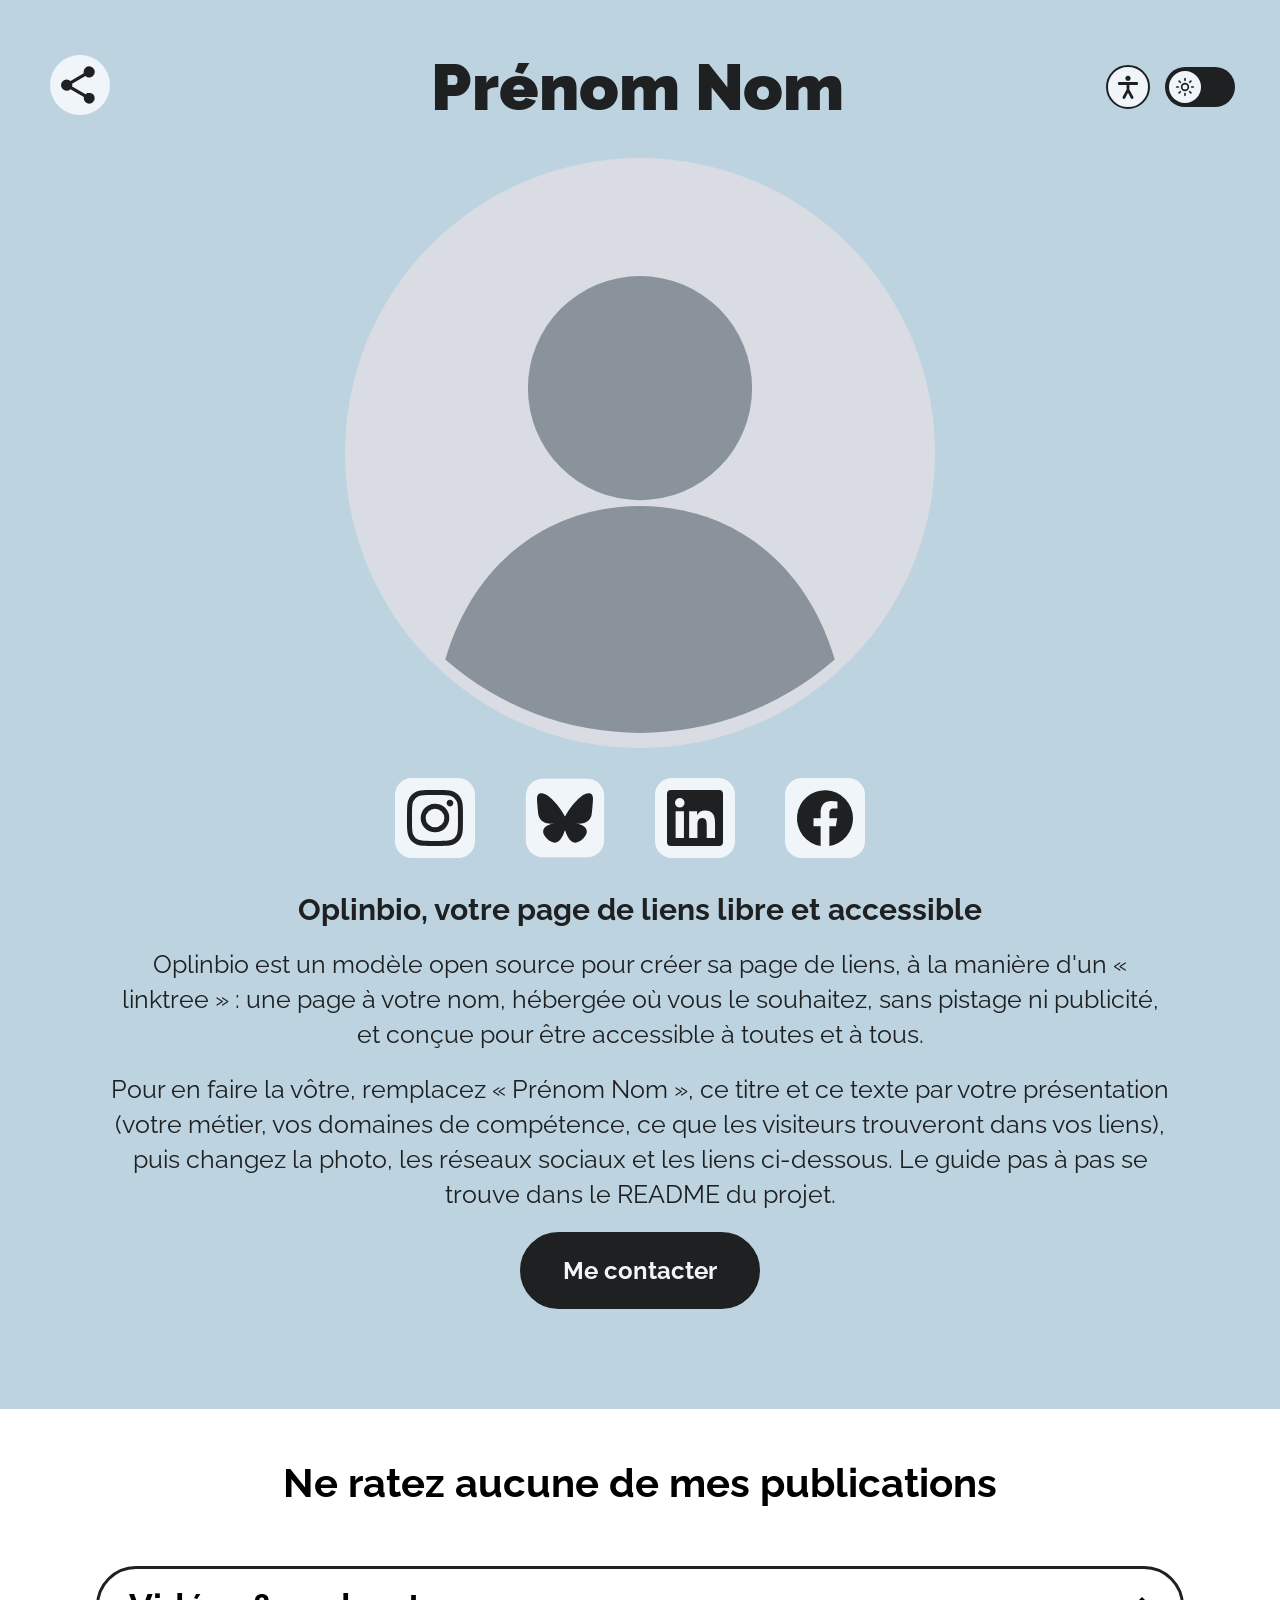
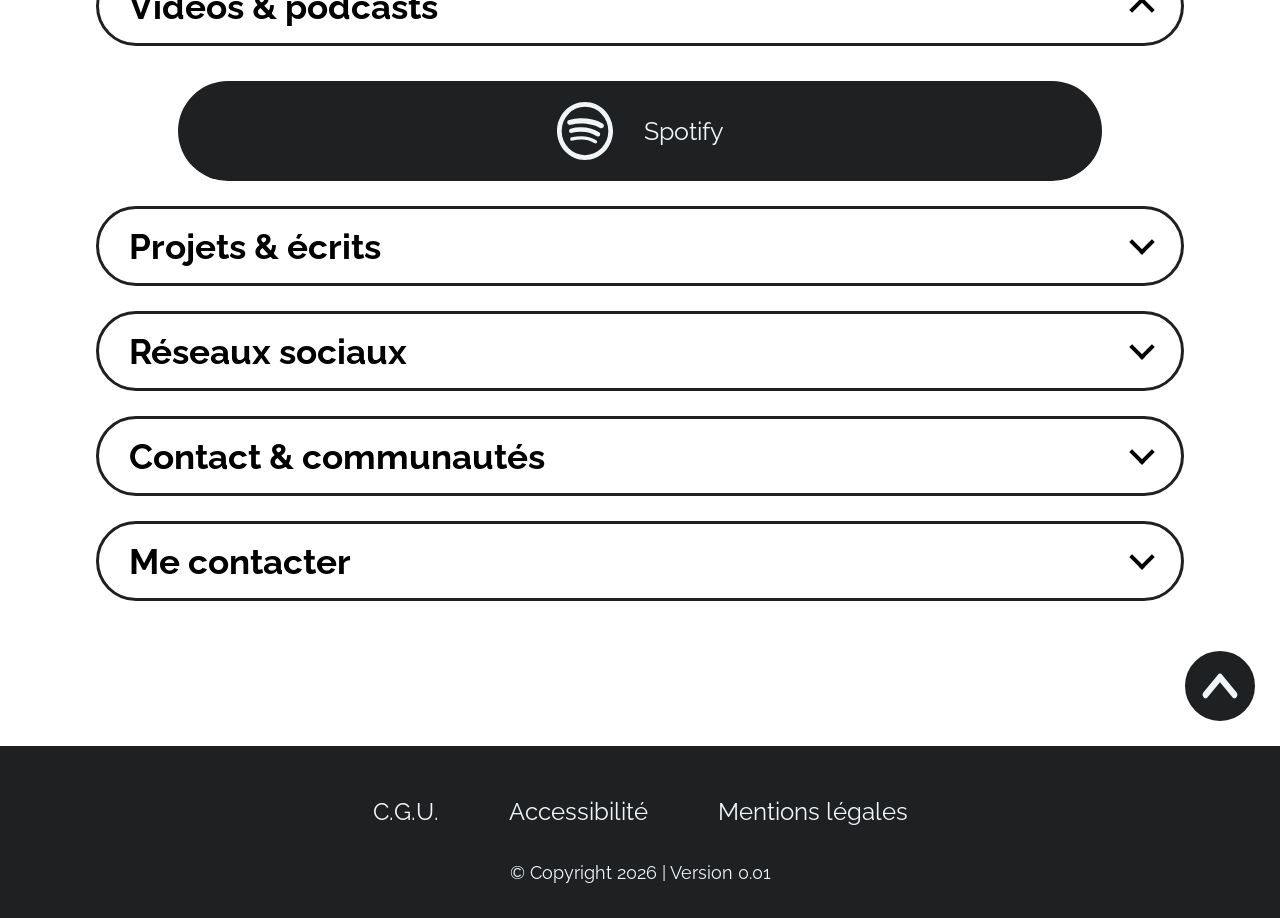
<file: index.html>
<!DOCTYPE html>
<html lang="fr">

<head>
    <meta charset="UTF-8" />
    <meta http-equiv="X-UA-Compatible" content="IE=edge">
    <meta name="viewport" content="width=device-width, initial-scale=1.0">
    <meta name="description" content="Page de liens de Prénom Nom, réalisée avec Oplinbio">
    <title>Linktree Prénom Nom</title>
    <link rel="shortcut icon" type="image/svg+xml" href="images/photo-profil.svg">
    <!-- Installation sur l'appareil (application web) : manifeste, icône iOS et couleur de la barre du navigateur -->
    <link rel="manifest" href="site.webmanifest">
    <link rel="apple-touch-icon" href="images/icones/apple-touch-icon.png">
    <meta name="theme-color" content="#BDD3E0">
    <!-- Lien CSS -->
    <link rel="stylesheet" href="style.css">
    <!-- AccessConfig : paramètres d'affichage pour les visiteurs (après style.css pour pouvoir le surcharger) -->
    <link rel="stylesheet" href="accessconfig/css/accessconfig.min.css">
    <script src="accessconfig/js/accessconfig.min.js"></script>

    <link href="https://fonts.googleapis.com/css2?family=Raleway:ital,wght@0,100;0,200;0,300;0,400;0,500;0,600;0,700;0,800;0,900;1,100;1,200;1,300;1,400;1,500;1,600;1,700;1,800;1,900&display=swap" rel="stylesheet">
</head>

<body>
    <!-- Liens d'évitement : visibles uniquement quand ils reçoivent le focus -->
    <nav class="liensEvitement" aria-label="Accès rapide">
        <ul>
            <li><a href="#contenu">Aller au contenu</a></li>
            <li><a href="#liens">Aller aux liens</a></li>
            <li><a href="#contact">Aller au formulaire de contact</a></li>
        </ul>
    </nav>

    <!-- Barre AccessConfig (optionnelle) : pour afficher le bouton « Paramètres d'accessibilité »
         dans une barre en haut de page plutôt qu'à côté de l'interrupteur, décommentez ce bloc
         et supprimez le <div id="accessconfig"> placé dans le bloc « blocSwitch » (un seul par page).
    <div class="barreAccessibilite">
        <div id="accessconfig" data-accessconfig-buttonname="Paramètres d’accessibilité" data-accessconfig-params='{ "Prefix" : "a42-ac", "ContainerClass" : "","ModalCloseButton" : "","ModalTitle" : "","FormFieldset" : "","FormFieldsetLegend" : "","FormRadio" : ""}'></div>
    </div>
    -->

    <!-- HEADER -->
    <header>
        <!-- Boutons en haut à droite -->
        <section class="boutonHaut">

            <ul>
                <!-- Fiche contact à télécharger (à décommenter pour l'afficher)
                <li>
                    <a class="contact" href="contact.vcf" download title="Télécharger ma fiche contact">
                        <img src="images/logo/boutonRond/contact.svg" alt="Télécharger ma fiche contact">
                    </a>
                </li>
                -->
                <li>
                    <button type="button" id="shareButton" class="partager" onclick="ouvrirPartage()" aria-label="Partager la page" aria-haspopup="dialog" title="Partager la page">
                        <!-- Icône pour le bouton Partager -->
                        <img src="images/logo/boutonRond/partager.svg" alt="">
                    </button>
                </li>
            </ul>
            <!-- Adresse de la page à partager et zone technique de copie (non visibles, hors de la navigation clavier) -->
            <a href="https://votre-pseudo.github.io/votre-depot/" id="lien" hidden></a>
            <textarea id="zone-texte" tabindex="-1" aria-hidden="true" style="position: absolute; left: -9999px;"></textarea>

        </section>

        <!-- Titre/Nom -->
        <div class="nom">
            <!-- Titre principal -->
            <h1>Prénom Nom</h1>
        </div>

        <!-- Options d'affichage : paramètres d'accessibilité (AccessConfig) et mode clair/sombre -->
        <div class="blocSwitch">
            <div id="accessconfig" data-accessconfig-buttonname="Paramètres d’accessibilité" data-accessconfig-params='{ "Prefix" : "a42-ac", "ContainerClass" : "","ModalCloseButton" : "","ModalTitle" : "","FormFieldset" : "","FormFieldsetLegend" : "","FormRadio" : ""}'></div>
            <button type="button" class="interrupteurTheme" id="themeSwitch" role="switch" aria-checked="false" aria-label="Mode sombre" title="Activer ou désactiver le mode sombre">
                <span class="pisteTheme" aria-hidden="true">
                    <span class="curseurTheme">
                        <!-- Picto soleil : mode clair -->
                        <svg class="iconeSoleil" viewBox="0 0 24 24" focusable="false">
                            <circle cx="12" cy="12" r="4" />
                            <path d="M12 2v2M12 20v2M4.93 4.93l1.41 1.41M17.66 17.66l1.41 1.41M2 12h2M20 12h2M4.93 19.07l1.41-1.41M17.66 6.34l1.41-1.41" />
                        </svg>
                        <!-- Picto lune : mode sombre -->
                        <svg class="iconeLune" viewBox="0 0 24 24" focusable="false">
                            <path d="M21 12.79A9 9 0 1 1 11.21 3 7 7 0 0 0 21 12.79z" />
                        </svg>
                    </span>
                </span>
            </button>
        </div>
    </header>

    <!-- MAIN CONTENT -->
    <main id="contenu" tabindex="-1">
        <div class="contenu">
            <!-- Présentation écrite -->
            <div class="presentation">
                <!-- Titre de la présentation : remplacez-le par votre titre ou votre accroche -->
                <h2>Oplinbio, votre page de liens libre et accessible</h2>

                <!-- Texte de présentation : remplacez ces paragraphes par votre propre présentation -->
                <div class="texte">
                    <p>
                        Oplinbio est un modèle open source pour créer sa page de liens, à la manière
                        d'un « linktree » : une page à votre nom, hébergée où vous le souhaitez, sans
                        pistage ni publicité, et conçue pour être accessible à toutes et à tous.
                    </p>
                    <p>
                        Pour en faire la vôtre, remplacez « Prénom Nom », ce titre et ce texte par
                        votre présentation (votre métier, vos domaines de compétence, ce que les
                        visiteurs trouveront dans vos liens), puis changez la photo, les réseaux
                        sociaux et les liens ci-dessous. Le guide pas à pas se trouve dans le README
                        du projet.
                    </p>
                </div>

                <!-- Appel à l'action : ouvre le formulaire de contact. Adaptez le texte ou le lien
                     (ex. inscription à une newsletter) selon l'action que vous attendez des visiteurs. -->
                <p class="appelAction">
                    <a class="boutonAction" href="#contact">Me contacter</a>
                </p>
            </div>
            <!-- Fin de la présentation écrite -->

            <!-- Photo de profil -->
            <div class="photoProfil">
                <img src="images/photo-profil.svg" alt="Photo de profil de Prénom Nom">
            </div>

            <!-- Boutons des réseaux sociaux : les réseaux commentés sont prêts à l'emploi,
                 décommentez-les (et commentez ceux dont vous n'avez pas besoin). -->
            <ul class="boutonReseaux">
                <!-- Lien vers Instagram -->
                <li>
                    <a class="instagram" href="https://www.instagram.com/votre-compte" target="_blank" rel="noopener" title="Instagram (nouvel onglet)">
                        <img src="images/logo/boutonReseau/instagram.svg" alt="Instagram">
                        <span class="sr-only">(nouvel onglet)</span>
                    </a>
                </li>
                <!-- Lien vers Bluesky -->
                <li>
                    <a class="bluesky" href="https://bsky.app/profile/votre-compte.bsky.social" target="_blank" rel="noopener" title="Bluesky (nouvel onglet)">
                        <img src="images/logo/boutonReseau/bluesky.svg" alt="Bluesky">
                        <span class="sr-only">(nouvel onglet)</span>
                    </a>
                </li>
                <!-- Lien vers LinkedIn -->
                <li>
                    <a class="linkedin" href="https://www.linkedin.com/in/votre-compte" target="_blank" rel="noopener" title="LinkedIn (nouvel onglet)">
                        <img src="images/logo/boutonReseau/linkedin.svg" alt="LinkedIn">
                        <span class="sr-only">(nouvel onglet)</span>
                    </a>
                </li>
                <!-- Lien vers Facebook -->
                <li>
                    <a class="facebook" href="https://www.facebook.com/votre-compte" target="_blank" rel="noopener" title="Facebook (nouvel onglet)">
                        <img src="images/logo/boutonReseau/facebook.svg" alt="Facebook">
                        <span class="sr-only">(nouvel onglet)</span>
                    </a>
                </li>
                <!-- Lien vers X (Twitter) (à décommenter pour l'afficher)
                <li>
                    <a class="twitter" href="https://x.com/votre-compte" target="_blank" rel="noopener" title="X (Twitter) (nouvel onglet)">
                        <img src="images/logo/boutonReseau/twitter.svg" alt="X (Twitter)">
                        <span class="sr-only">(nouvel onglet)</span>
                    </a>
                </li>
                -->
                <!-- Lien vers Mastodon (à décommenter pour l'afficher)
                <li>
                    <a class="mastodon" href="https://mastodon.social/@votre-compte" target="_blank" rel="noopener" title="Mastodon (nouvel onglet)">
                        <img src="images/logo/boutonReseau/mastodon.svg" alt="Mastodon">
                        <span class="sr-only">(nouvel onglet)</span>
                    </a>
                </li>
                -->
                <!-- Lien vers Threads (à décommenter pour l'afficher)
                <li>
                    <a class="threads" href="https://www.threads.com/@votre-compte" target="_blank" rel="noopener" title="Threads (nouvel onglet)">
                        <img src="images/logo/boutonReseau/threads.svg" alt="Threads">
                        <span class="sr-only">(nouvel onglet)</span>
                    </a>
                </li>
                -->
                <!-- Lien vers Reddit (à décommenter pour l'afficher)
                <li>
                    <a class="reddit" href="https://www.reddit.com/user/votre-compte" target="_blank" rel="noopener" title="Reddit (nouvel onglet)">
                        <img src="images/logo/boutonReseau/reddit.svg" alt="Reddit">
                        <span class="sr-only">(nouvel onglet)</span>
                    </a>
                </li>
                -->
                <!-- Lien vers WhatsApp (à décommenter pour l'afficher)
                <li>
                    <a class="whatsapp" href="https://wa.me/33600000000" target="_blank" rel="noopener" title="WhatsApp (nouvel onglet)">
                        <img src="images/logo/boutonReseau/whatsapp.svg" alt="WhatsApp">
                        <span class="sr-only">(nouvel onglet)</span>
                    </a>
                </li>
                -->
            </ul>
        </div>
        <!-- FIN de la présentation -->

        <div class="textePublication">
            <!-- Titre du bloc -->
            <h2>Ne ratez aucune de mes publications</h2>
        </div>

        <!-- Liens classés par catégorie : chaque catégorie est un accordéon <details> -->
        <!-- Ajoutez « open » sur <details> pour qu'une catégorie soit ouverte au chargement -->
        <div class="categoriesLiens" id="liens" tabindex="-1">

            <!-- Catégorie : Vidéos & podcasts -->
            <details class="categorieLiens" open>
                <summary>Vidéos &amp; podcasts</summary>
                <ul class="blocBoutonLien">
                    <!-- Lien vers YouTube (à décommenter pour l'afficher)
                    <li>
                        <a class="boutonLien" href="https://www.youtube.com/@votre-chaine" target="_blank" rel="noopener">
                            <div class="youtube">
                                <img src="images/logo/logoLien/youtube.svg" alt="">
                                <p>YouTube</p>
                                <span class="sr-only">(nouvel onglet)</span>
                            </div>
                        </a>
                    </li>
                    -->
                    <!-- Lien vers Spotify -->
                    <li>
                        <a class="boutonLien" href="https://open.spotify.com/show/votre-podcast" target="_blank" rel="noopener">
                            <div class="spotify">
                                <img src="images/logo/logoLien/spotify.svg" alt="">
                                <p>Spotify</p>
                                <span class="sr-only">(nouvel onglet)</span>
                            </div>
                        </a>
                    </li>
                    <!-- Lien vers Podcast (à décommenter pour l'afficher)
                    <li>
                        <a class="boutonLien" href="https://podcasts.apple.com/podcast/votre-podcast" target="_blank" rel="noopener">
                            <div class="podcast">
                                <img src="images/logo/logoLien/podcast.svg" alt="">
                                <p>Podcast</p>
                                <span class="sr-only">(nouvel onglet)</span>
                            </div>
                        </a>
                    </li>
                    -->
                </ul>
            </details>

            <!-- Catégorie : Projets & écrits -->
            <details class="categorieLiens">
                <summary>Projets &amp; écrits</summary>
                <ul class="blocBoutonLien">
                    <!-- Lien vers Github -->
                    <li>
                        <a class="boutonLien" href="https://github.com/votre-compte" target="_blank" rel="noopener">
                            <div class="github">
                                <img src="images/logo/logoLien/github.svg" alt="">
                                <p>Github</p>
                                <span class="sr-only">(nouvel onglet)</span>
                            </div>
                        </a>
                    </li>
                    <!-- Lien vers Substack -->
                    <li>
                        <a class="boutonLien" href="https://votre-compte.substack.com/" target="_blank" rel="noopener">
                            <div class="substack">
                                <img src="images/logo/logoLien/substack.svg" alt="">
                                <p>Substack</p>
                                <span class="sr-only">(nouvel onglet)</span>
                            </div>
                        </a>
                    </li>
                    <!-- Lien vers Medium -->
                    <li>
                        <a class="boutonLien" href="https://medium.com/@votre-compte" target="_blank" rel="noopener">
                            <div class="medium">
                                <img src="images/logo/logoLien/medium.svg" alt="">
                                <p>Medium</p>
                                <span class="sr-only">(nouvel onglet)</span>
                            </div>
                        </a>
                    </li>
                </ul>
            </details>

            <!-- Catégorie : Réseaux sociaux -->
            <details class="categorieLiens">
                <summary>Réseaux sociaux</summary>
                <ul class="blocBoutonLien">
                    <!-- Lien vers Mastodon -->
                    <li>
                        <a class="boutonLien" href="https://mastodon.social/@votre-compte" target="_blank" rel="noopener">
                            <div class="mastodon">
                                <img src="images/logo/logoLien/mastodon.svg" alt="">
                                <p>Mastodon</p>
                                <span class="sr-only">(nouvel onglet)</span>
                            </div>
                        </a>
                    </li>
                    <!-- Lien vers Bluesky -->
                    <li>
                        <a class="boutonLien" href="https://bsky.app/profile/votre-compte.bsky.social" target="_blank" rel="noopener">
                            <div class="bluesky">
                                <img src="images/logo/logoLien/bluesky.svg" alt="">
                                <p>Bluesky</p>
                                <span class="sr-only">(nouvel onglet)</span>
                            </div>
                        </a>
                    </li>
                    <!-- Lien vers Threads -->
                    <li>
                        <a class="boutonLien" href="https://www.threads.com/@votre-compte" target="_blank" rel="noopener">
                            <div class="threads">
                                <img src="images/logo/logoLien/threads.svg" alt="">
                                <p>Threads</p>
                                <span class="sr-only">(nouvel onglet)</span>
                            </div>
                        </a>
                    </li>
                    <!-- Lien vers Reddit -->
                    <li>
                        <a class="boutonLien" href="https://www.reddit.com/user/votre-compte" target="_blank" rel="noopener">
                            <div class="reddit">
                                <img src="images/logo/logoLien/reddit.svg" alt="">
                                <p>Reddit</p>
                                <span class="sr-only">(nouvel onglet)</span>
                            </div>
                        </a>
                    </li>
                </ul>
            </details>

            <!-- Catégorie : Contact & communautés -->
            <details class="categorieLiens">
                <summary>Contact &amp; communautés</summary>
                <ul class="blocBoutonLien">
                    <!-- Lien vers Formulaire Google -->
                    <li>
                        <a class="boutonLien" href="https://forms.gle/votre-formulaire" target="_blank" rel="noopener">
                            <div class="google-forms">
                                <img src="images/logo/logoLien/googleforms.svg" alt="">
                                <p>Formulaire Google</p>
                                <span class="sr-only">(nouvel onglet)</span>
                            </div>
                        </a>
                    </li>
                    <!-- Lien vers Clubhouse (à décommenter pour l'afficher)
                    <li>
                        <a class="boutonLien" href="https://www.clubhouse.com/@votre-compte" target="_blank" rel="noopener">
                            <div class="clubhouse">
                                <img src="images/logo/logoLien/clubhouse.svg" alt="">
                                <p>Clubhouse</p>
                                <span class="sr-only">(nouvel onglet)</span>
                            </div>
                        </a>
                    </li>
                    -->
                    <!-- Lien vers Uncut Network (à décommenter pour l'afficher)
                    <li>
                        <a class="boutonLien" href="https://uncut.network/user/votre-identifiant" target="_blank" rel="noopener">
                            <div class="uncut">
                                <img src="images/logo/logoLien/uncut.svg" alt="">
                                <p>Uncut Network</p>
                                <span class="sr-only">(nouvel onglet)</span>
                            </div>
                        </a>
                    </li>
                    -->
                </ul>
            </details>

            <!-- Formulaire de contact dans un accordéon (même liste que les catégories : espacement identique) -->
            <details class="categorieLiens" id="contact">
                <summary>Me contacter</summary>
                <form class="formulaireContact" action="https://formspree.io/f/VOTRE_ID_FORMSPREE" method="POST">
                    <label for="contactNom">Nom</label>
                    <input id="contactNom" type="text" name="nom" autocomplete="family-name" required>

                    <label for="contactPrenom">Prénom</label>
                    <input id="contactPrenom" type="text" name="prenom" autocomplete="given-name" required>

                    <label for="contactEmail">Adresse e-mail</label>
                    <input id="contactEmail" type="email" name="email" autocomplete="email" required>

                    <label for="contactMessage">Message</label>
                    <textarea id="contactMessage" name="message" rows="5" required></textarea>

                    <p class="message">
                        Après l'envoi, vous serez redirigé vers une page de confirmation du service Formspree,
                        qui n'est peut-être pas accessible. Elle vous permettra de revenir sur ce site avec un bouton.
                    </p>

                    <button type="submit">Envoyer le message</button>
                </form>
            </details>
        </div>
        <!-- Fin des liens classés par catégorie et du formulaire de contact -->

        <!-- Bouton haut de page -->
        <div class="blocBoutonHautPage">
            <button type="button" class="boutonHautPage" onclick="topFunction()" aria-label="Revenir en haut de la page" title="Revenir en haut de la page">
                <!-- Icône pour le bouton haut de page : couleurs gérées en CSS -->
                <svg viewBox="0 0 100 100" aria-hidden="true" focusable="false">
                    <circle class="fondBoutonHaut" cx="50" cy="50" r="48.5" />
                    <path class="flecheBoutonHaut" d="M47.09,33.77a3.61,3.61,0,0,1,5.83,0l20.6,25.3a5.92,5.92,0,0,1,0,7.16,3.61,3.61,0,0,1-5.83,0L50,44.51,32.31,66.22a3.61,3.61,0,0,1-5.83,0,5.92,5.92,0,0,1,0-7.16l20.6-25.3Z" />
                </svg>
            </button>
        </div>
        <!-- Fin bouton haut de page -->
    </main>

    <!-- Fenêtre de partage (ouverte par le bouton Partager) -->
    <dialog class="fenetrePartage" id="fenetrePartage" aria-labelledby="titrePartage">
        <div class="contenuFenetre">
            <div class="enteteFenetre">
                <h2 id="titrePartage">Partager cette page</h2>
                <button type="button" class="fermerFenetre" onclick="fermerPartage()" aria-label="Fermer la fenêtre de partage" title="Fermer">
                    <span aria-hidden="true">&times;</span>
                </button>
            </div>
            <ul class="listePartage">
                <li>
                    <a id="partageFacebook" href="https://www.facebook.com/sharer/sharer.php" target="_blank" rel="noopener">
                        <img src="images/logo/boutonReseau/facebook.svg" alt="">
                        <span>Facebook</span>
                        <span class="sr-only">(nouvel onglet)</span>
                    </a>
                </li>
                <li>
                    <a id="partageTwitter" href="https://twitter.com/intent/tweet" target="_blank" rel="noopener">
                        <img src="images/logo/boutonReseau/twitter.svg" alt="">
                        <span>X (Twitter)</span>
                        <span class="sr-only">(nouvel onglet)</span>
                    </a>
                </li>
                <li>
                    <a id="partageLinkedin" href="https://www.linkedin.com/sharing/share-offsite/" target="_blank" rel="noopener">
                        <img src="images/logo/boutonReseau/linkedin.svg" alt="">
                        <span>LinkedIn</span>
                        <span class="sr-only">(nouvel onglet)</span>
                    </a>
                </li>
                <li>
                    <a id="partageMastodon" href="https://toot.kytta.dev/" target="_blank" rel="noopener">
                        <img src="images/logo/boutonReseau/mastodon.svg" alt="">
                        <span>Mastodon</span>
                        <span class="sr-only">(nouvel onglet)</span>
                    </a>
                </li>
                <li>
                    <a id="partageBluesky" href="https://bsky.app/intent/compose" target="_blank" rel="noopener">
                        <img src="images/logo/boutonReseau/bluesky.svg" alt="">
                        <span>Bluesky</span>
                        <span class="sr-only">(nouvel onglet)</span>
                    </a>
                </li>
                <li>
                    <a id="partageThreads" href="https://www.threads.com/intent/post" target="_blank" rel="noopener">
                        <img src="images/logo/boutonReseau/threads.svg" alt="">
                        <span>Threads</span>
                        <span class="sr-only">(nouvel onglet)</span>
                    </a>
                </li>
                <li>
                    <a id="partageReddit" href="https://www.reddit.com/submit" target="_blank" rel="noopener">
                        <img src="images/logo/boutonReseau/reddit.svg" alt="">
                        <span>Reddit</span>
                        <span class="sr-only">(nouvel onglet)</span>
                    </a>
                </li>
                <li>
                    <a id="partageWhatsapp" href="https://wa.me/" target="_blank" rel="noopener">
                        <img src="images/logo/boutonReseau/whatsapp.svg" alt="">
                        <span>WhatsApp</span>
                        <span class="sr-only">(nouvel onglet)</span>
                    </a>
                </li>
                <li>
                    <a id="partageEmail" href="mailto:">
                        <svg class="iconePartage" viewBox="0 0 24 24" aria-hidden="true" focusable="false">
                            <path d="M3 5h18a1 1 0 0 1 1 1v12a1 1 0 0 1-1 1H3a1 1 0 0 1-1-1V6a1 1 0 0 1 1-1zm1 2.4V17h16V7.4l-8 5.3zM5.2 7 12 11.5 18.8 7z" />
                        </svg>
                        <span>Par e-mail</span>
                    </a>
                </li>
                <li>
                    <button type="button" id="boutonCopierLien" onclick="copierLienPartage()">
                        <svg class="iconePartage" viewBox="0 0 24 24" aria-hidden="true" focusable="false">
                            <path d="M8 3h11a2 2 0 0 1 2 2v11h-2V5H8zM5 7h10a2 2 0 0 1 2 2v10a2 2 0 0 1-2 2H5a2 2 0 0 1-2-2V9a2 2 0 0 1 2-2zm0 2v10h10V9z" />
                        </svg>
                        <span>Copier le lien</span>
                    </button>
                </li>
                <li id="partageNatifItem" hidden>
                    <button type="button" id="boutonPartageNatif" onclick="partageNatif()">
                        <svg class="iconePartage" viewBox="0 0 24 24" aria-hidden="true" focusable="false">
                            <path d="M18 16a3 3 0 0 0-2.4 1.2l-6.7-3.4a3 3 0 0 0 0-1.6l6.7-3.4A3 3 0 1 0 15 7l-6.7 3.4a3 3 0 1 0 0 3.2L15 17a3 3 0 1 0 3-1z" />
                        </svg>
                        <span>Autres applications…</span>
                    </button>
                </li>
            </ul>
            <!-- Message lu par les lecteurs d'écran après la copie du lien -->
            <p class="messagePartage" id="messagePartage" role="status"></p>
            <!-- Garder cette page : aide pour l'ajouter aux favoris (texte adapté à l'appareil par script.js)
                 et bouton d'installation, affiché seulement si le navigateur le propose -->
            <section class="garderPage" aria-labelledby="titreGarder">
                <h3 id="titreGarder">Garder cette page</h3>
                <p id="aideFavoris">Pour la retrouver facilement, ajoutez-la à vos favoris&nbsp;: appuyez sur <kbd>Ctrl</kbd> + <kbd>D</kbd> (<kbd>⌘</kbd> + <kbd>D</kbd> sur Mac) ou utilisez le menu de votre navigateur.</p>
                <p id="installerItem" hidden>
                    <button type="button" id="boutonInstaller" onclick="installerApplication()">
                        <svg class="iconePartage" viewBox="0 0 24 24" aria-hidden="true" focusable="false">
                            <path d="M11 3h2v9.6l3.3-3.3 1.4 1.4L12 16.4l-5.7-5.7 1.4-1.4 3.3 3.3zM4 18h16v2H4z" />
                        </svg>
                        <span>Installer sur l'appareil</span>
                    </button>
                </p>
            </section>
        </div>
    </dialog>

    <!-- FOOTER : identique sur toutes les pages -->
    <footer>
        <nav aria-label="Informations légales">
            <ul class="listeFooter">
                <li><a href="CGU.html" aria-label="C.G.U. : conditions générales d’utilisation">C.G.U.</a></li>
                <li><a href="accessibilite.html">Accessibilité</a></li>
                <li><a href="mentions-legales.html">Mentions légales</a></li>
            </ul>
        </nav>
        <p class="copyright">&copy; Copyright 2026 | Version 0.01</p>
    </footer>
    <!-- Lien vers le fichier JS pour les animations-->
    <script src="script.js"></script>
</body>
</html>
</file>
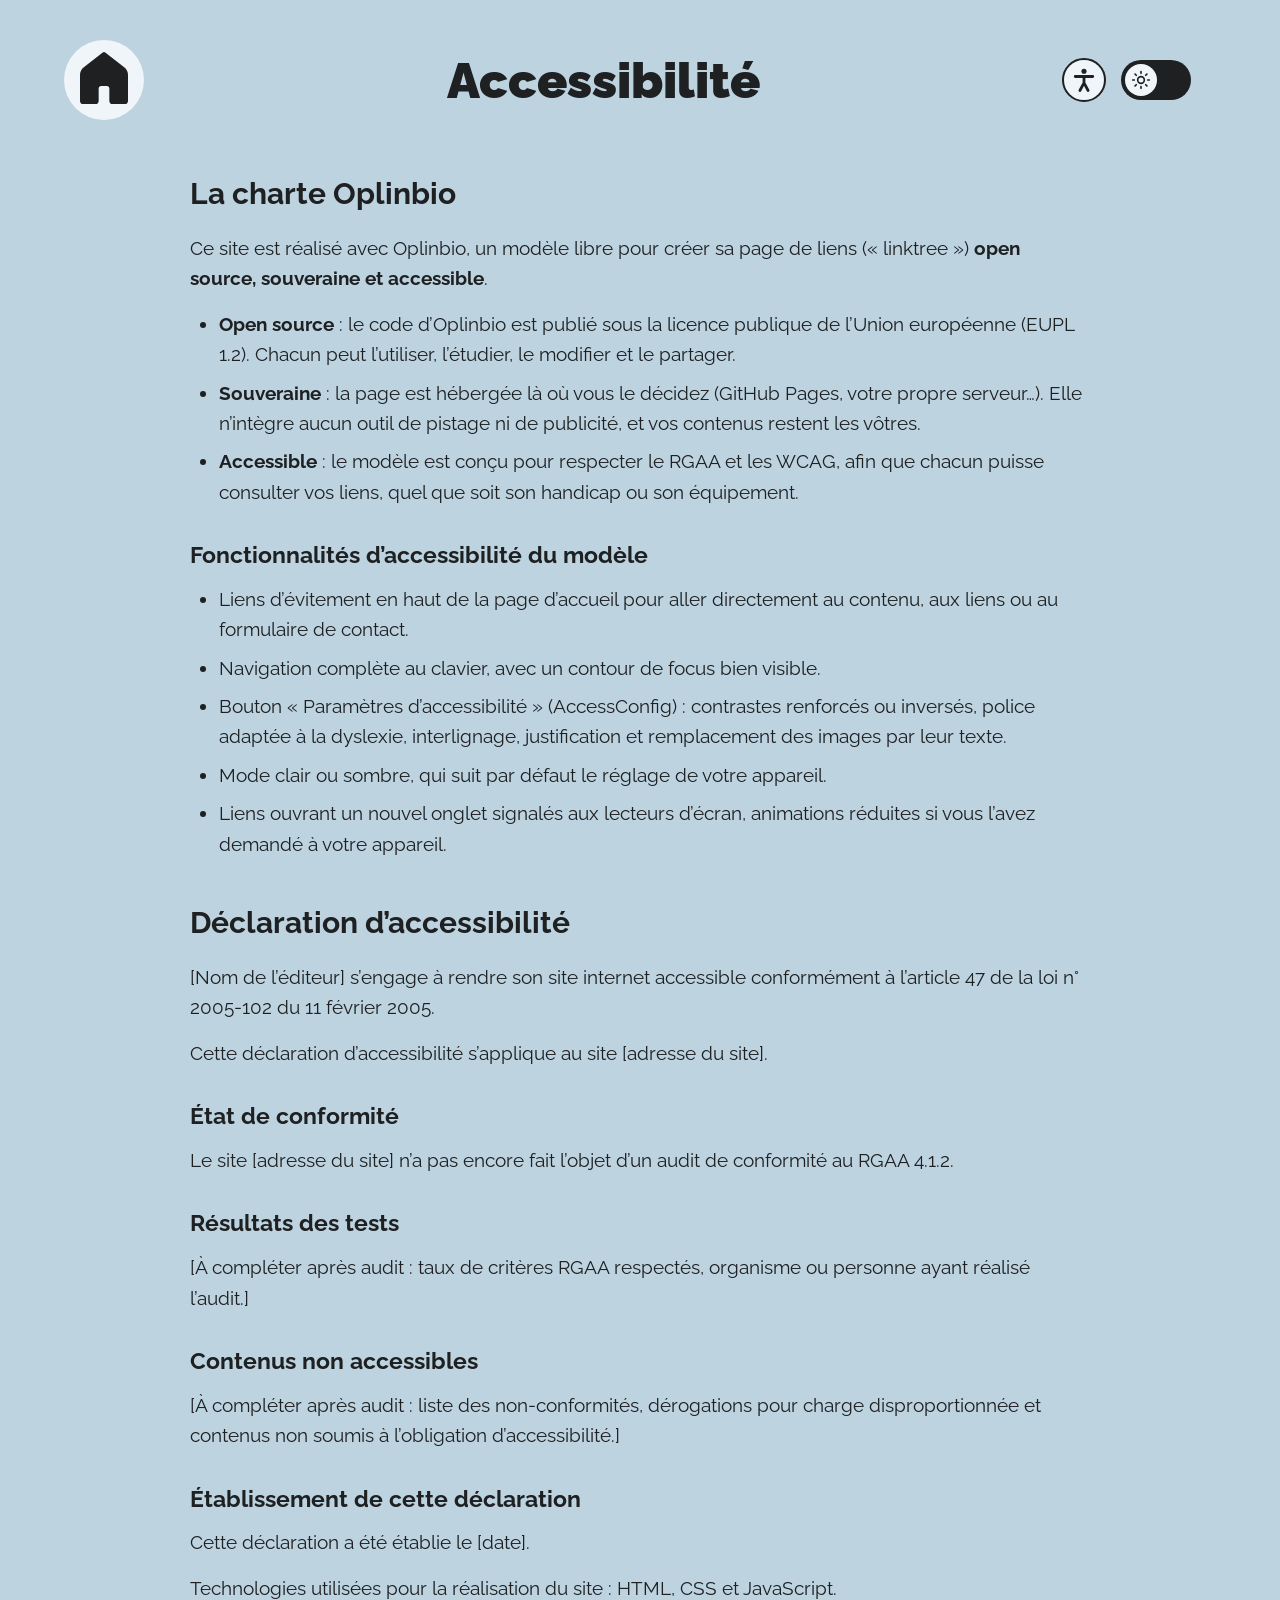
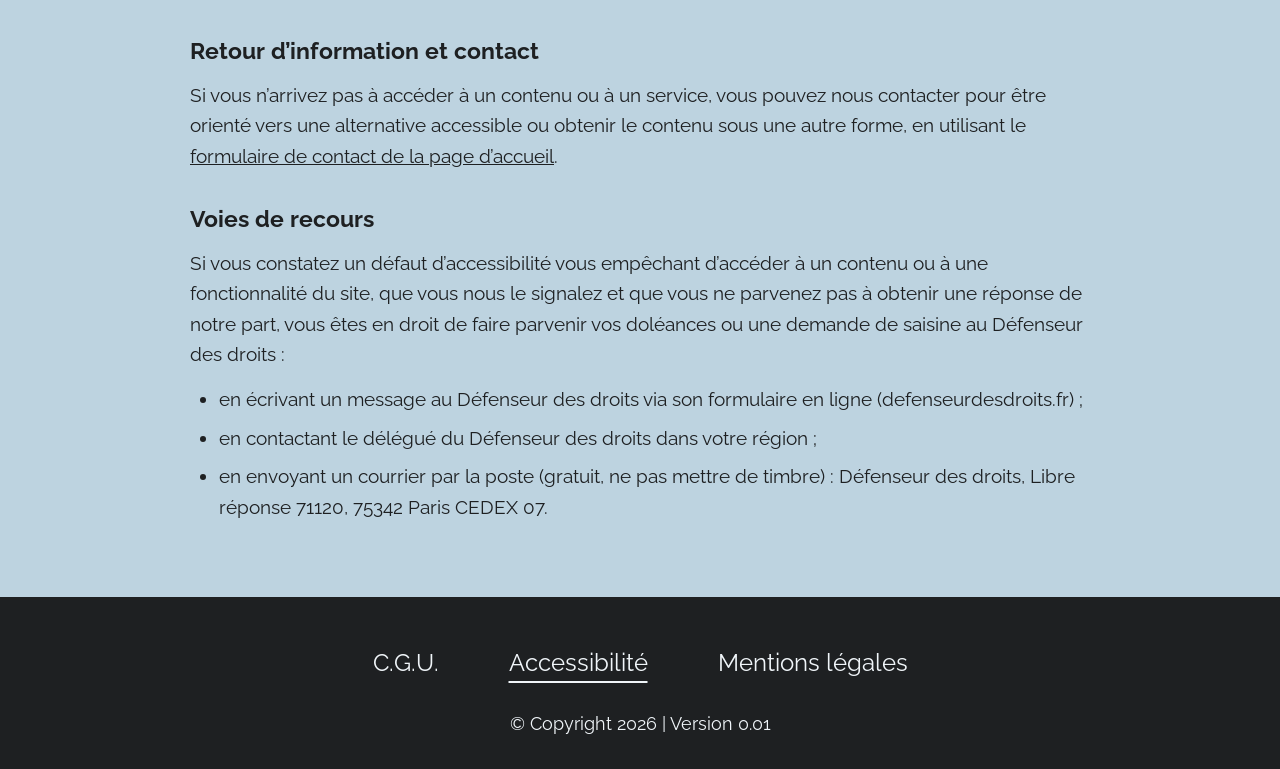
<file: accessibilite.html>
<!DOCTYPE html>
<html lang="fr">

<head>
    <meta charset="UTF-8">
    <meta name="viewport" content="width=device-width, initial-scale=1.0">
    <meta name="description" content="Page Linktree de Prénom Nom - Accessibilité">
    <title>Linktree Prénom Nom - Accessibilité</title>
    <link rel="shortcut icon" type="image/svg+xml" href="images/photo-profil.svg">
    <!-- Installation sur l'appareil (application web) : manifeste, icône iOS et couleur de la barre du navigateur -->
    <link rel="manifest" href="site.webmanifest">
    <link rel="apple-touch-icon" href="images/icones/apple-touch-icon.png">
    <meta name="theme-color" content="#BDD3E0">
    <link href="https://fonts.googleapis.com/css2?family=Raleway:ital,wght@0,100;0,200;0,300;0,400;0,500;0,600;0,700;0,800;0,900;1,100;1,200;1,300;1,400;1,500;1,600;1,700;1,800;1,900&display=swap" rel="stylesheet">
    <link rel="stylesheet" href="style.css">
    <!-- AccessConfig : paramètres d'affichage pour les visiteurs (après style.css pour pouvoir le surcharger) -->
    <link rel="stylesheet" href="accessconfig/css/accessconfig.min.css">
    <script src="accessconfig/js/accessconfig.min.js"></script>
</head>

<body>
    <!-- Barre AccessConfig (optionnelle) : pour afficher le bouton « Paramètres d'accessibilité »
         dans une barre en haut de page plutôt qu'à côté de l'interrupteur, décommentez ce bloc
         et supprimez le <div id="accessconfig"> placé dans le bloc « blocSwitch » (un seul par page).
    <div class="barreAccessibilite">
        <div id="accessconfig" data-accessconfig-buttonname="Paramètres d’accessibilité" data-accessconfig-params='{ "Prefix" : "a42-ac", "ContainerClass" : "","ModalCloseButton" : "","ModalTitle" : "","FormFieldset" : "","FormFieldsetLegend" : "","FormRadio" : ""}'></div>
    </div>
    -->

    <div class="pageSecondaire">
        <header class="headerCGU">
            <a class="boutonAccueil" href="index.html" title="Retour à la page d'accueil">
                <img src="images/boutonAccueil/boutonAccueil.svg" alt="Retour à la page d'accueil">
            </a>

            <h1 class="titreCGU">Accessibilité</h1>

            <!-- Options d'affichage : paramètres d'accessibilité (AccessConfig) et mode clair/sombre -->
            <div class="blocSwitch">
                <div id="accessconfig" data-accessconfig-buttonname="Paramètres d’accessibilité" data-accessconfig-params='{ "Prefix" : "a42-ac", "ContainerClass" : "","ModalCloseButton" : "","ModalTitle" : "","FormFieldset" : "","FormFieldsetLegend" : "","FormRadio" : ""}'></div>
                <button type="button" class="interrupteurTheme" id="themeSwitch" role="switch" aria-checked="false" aria-label="Mode sombre" title="Activer ou désactiver le mode sombre">
                    <span class="pisteTheme" aria-hidden="true">
                        <span class="curseurTheme">
                            <!-- Picto soleil : mode clair -->
                            <svg class="iconeSoleil" viewBox="0 0 24 24" focusable="false">
                                <circle cx="12" cy="12" r="4" />
                                <path d="M12 2v2M12 20v2M4.93 4.93l1.41 1.41M17.66 17.66l1.41 1.41M2 12h2M20 12h2M4.93 19.07l1.41-1.41M17.66 6.34l1.41-1.41" />
                            </svg>
                            <!-- Picto lune : mode sombre -->
                            <svg class="iconeLune" viewBox="0 0 24 24" focusable="false">
                                <path d="M21 12.79A9 9 0 1 1 11.21 3 7 7 0 0 0 21 12.79z" />
                            </svg>
                        </span>
                    </span>
                </button>
            </div>
        </header>

        <main class="mainCGU">
            <!-- Page Accessibilité : la charte présente le projet Oplinbio, la déclaration est un modèle à compléter. -->
            <section aria-labelledby="titreCharte">
                <h2 id="titreCharte">La charte Oplinbio</h2>
                <p>Ce site est réalisé avec Oplinbio, un modèle libre pour créer sa page de liens (« linktree ») <strong>open source, souveraine et accessible</strong>.</p>
                <ul class="listeTexte">
                    <li><strong>Open source</strong> : le code d’Oplinbio est publié sous la licence publique de l’Union européenne (EUPL 1.2). Chacun peut l’utiliser, l’étudier, le modifier et le partager.</li>
                    <li><strong>Souveraine</strong> : la page est hébergée là où vous le décidez (GitHub Pages, votre propre serveur…). Elle n’intègre aucun outil de pistage ni de publicité, et vos contenus restent les vôtres.</li>
                    <li><strong>Accessible</strong> : le modèle est conçu pour respecter le RGAA et les WCAG, afin que chacun puisse consulter vos liens, quel que soit son handicap ou son équipement.</li>
                </ul>

                <h3>Fonctionnalités d’accessibilité du modèle</h3>
                <ul class="listeTexte">
                    <li>Liens d’évitement en haut de la page d’accueil pour aller directement au contenu, aux liens ou au formulaire de contact.</li>
                    <li>Navigation complète au clavier, avec un contour de focus bien visible.</li>
                    <li>Bouton « Paramètres d’accessibilité » (AccessConfig) : contrastes renforcés ou inversés, police adaptée à la dyslexie, interlignage, justification et remplacement des images par leur texte.</li>
                    <li>Mode clair ou sombre, qui suit par défaut le réglage de votre appareil.</li>
                    <li>Liens ouvrant un nouvel onglet signalés aux lecteurs d’écran, animations réduites si vous l’avez demandé à votre appareil.</li>
                </ul>
            </section>

            <section aria-labelledby="titreDeclaration">
                <h2 id="titreDeclaration">Déclaration d’accessibilité</h2>
                <!-- Modèle à compléter : remplacez les éléments entre crochets [ ] après avoir fait auditer votre page. -->
                <p>[Nom de l’éditeur] s’engage à rendre son site internet accessible conformément à l’article 47 de la loi n° 2005-102 du 11 février 2005.</p>
                <p>Cette déclaration d’accessibilité s’applique au site [adresse du site].</p>

                <h3>État de conformité</h3>
                <p>Le site [adresse du site] n’a pas encore fait l’objet d’un audit de conformité au RGAA 4.1.2. <!-- Après audit, indiquez : « est totalement / partiellement / non conforme avec le RGAA 4.1.2 ». --></p>

                <h3>Résultats des tests</h3>
                <p>[À compléter après audit : taux de critères RGAA respectés, organisme ou personne ayant réalisé l’audit.]</p>

                <h3>Contenus non accessibles</h3>
                <p>[À compléter après audit : liste des non-conformités, dérogations pour charge disproportionnée et contenus non soumis à l’obligation d’accessibilité.]</p>

                <h3>Établissement de cette déclaration</h3>
                <p>Cette déclaration a été établie le [date].</p>
                <p>Technologies utilisées pour la réalisation du site : HTML, CSS et JavaScript.</p>

                <h3>Retour d’information et contact</h3>
                <p>Si vous n’arrivez pas à accéder à un contenu ou à un service, vous pouvez nous contacter pour être orienté vers une alternative accessible ou obtenir le contenu sous une autre forme, en utilisant le <a href="index.html#contact">formulaire de contact de la page d’accueil</a>.</p>

                <h3>Voies de recours</h3>
                <p>Si vous constatez un défaut d’accessibilité vous empêchant d’accéder à un contenu ou à une fonctionnalité du site, que vous nous le signalez et que vous ne parvenez pas à obtenir une réponse de notre part, vous êtes en droit de faire parvenir vos doléances ou une demande de saisine au Défenseur des droits :</p>
                <ul class="listeTexte">
                    <li>en écrivant un message au Défenseur des droits via son formulaire en ligne (defenseurdesdroits.fr) ;</li>
                    <li>en contactant le délégué du Défenseur des droits dans votre région ;</li>
                    <li>en envoyant un courrier par la poste (gratuit, ne pas mettre de timbre) : Défenseur des droits, Libre réponse 71120, 75342 Paris CEDEX 07.</li>
                </ul>
            </section>
        </main>
    </div>

    <!-- FOOTER : identique sur toutes les pages -->
    <footer>
        <nav aria-label="Informations légales">
            <ul class="listeFooter">
                <li><a href="CGU.html" aria-label="C.G.U. : conditions générales d’utilisation">C.G.U.</a></li>
                <li><a href="accessibilite.html" aria-current="page">Accessibilité</a></li>
                <li><a href="mentions-legales.html">Mentions légales</a></li>
            </ul>
        </nav>
        <p class="copyright">&copy; Copyright 2026 | Version 0.01</p>
    </footer>

    <script src="script.js"></script>
</body>

</html>
</file>
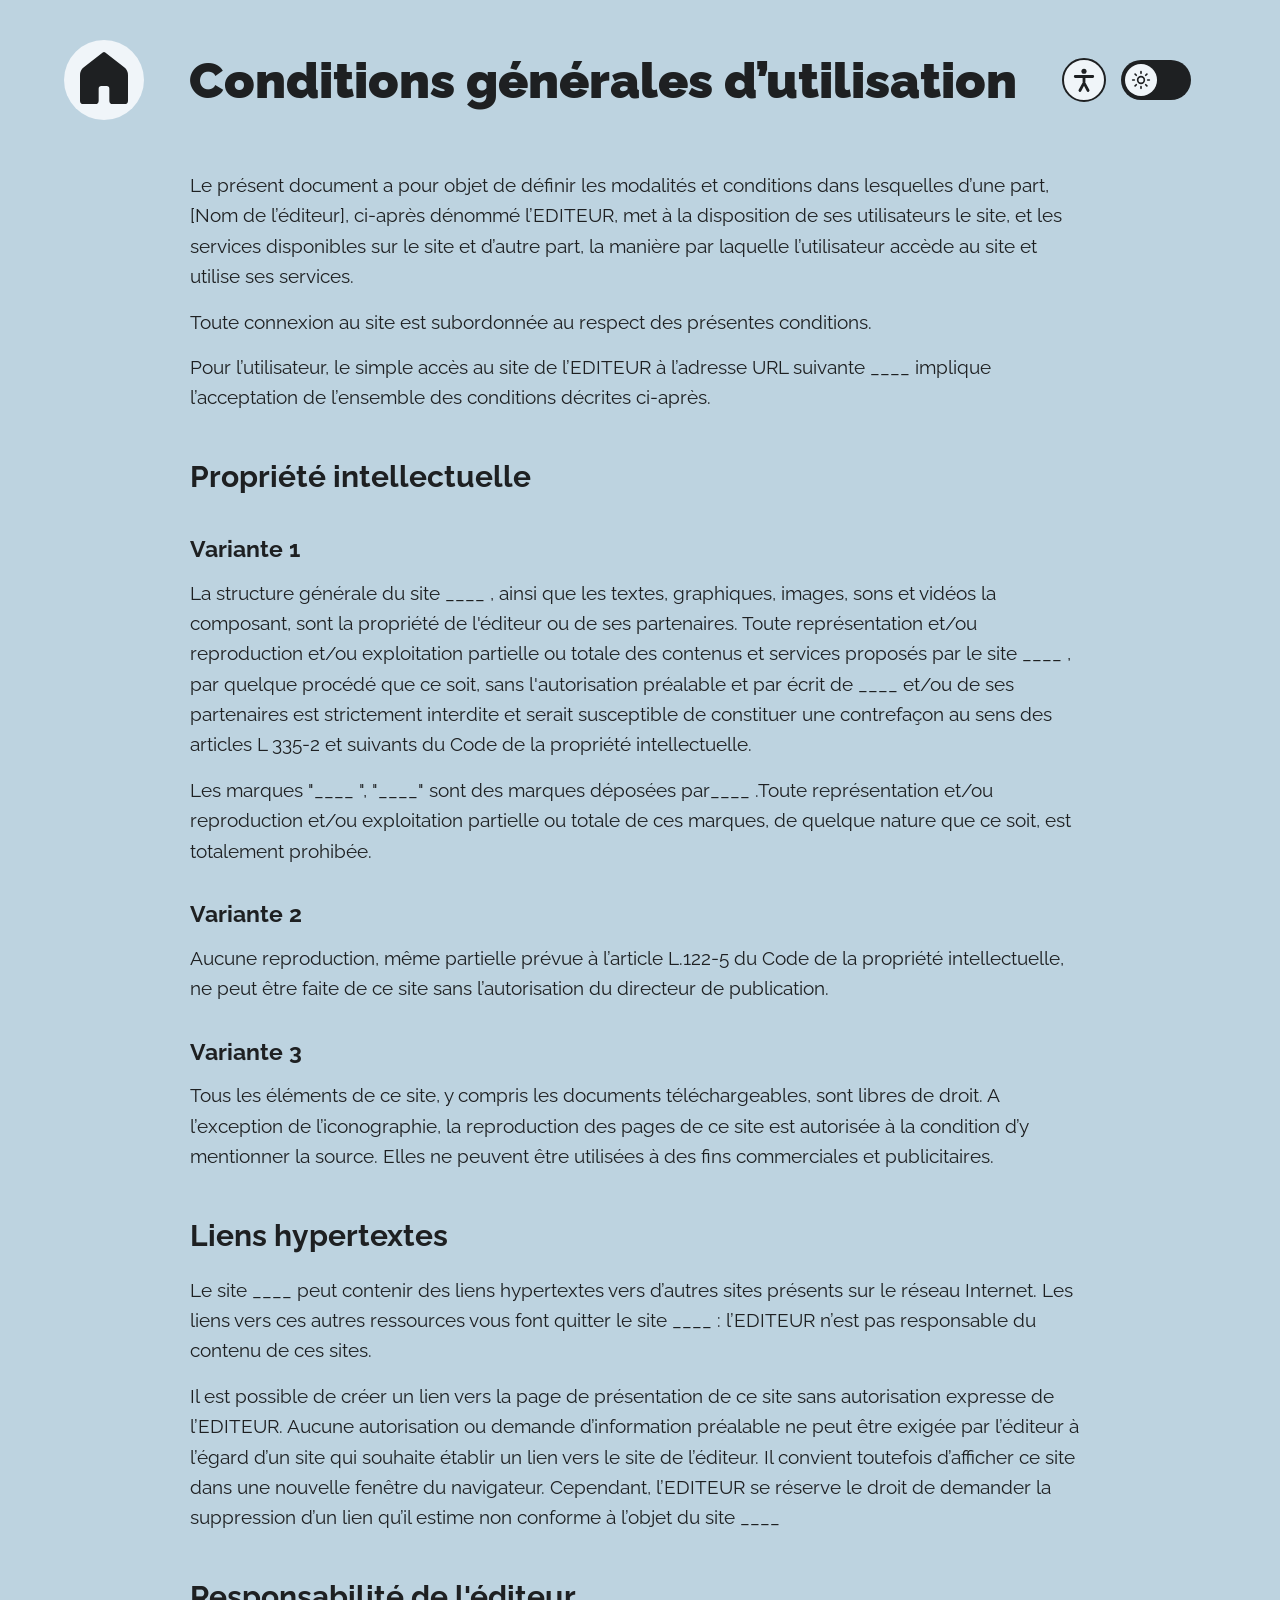
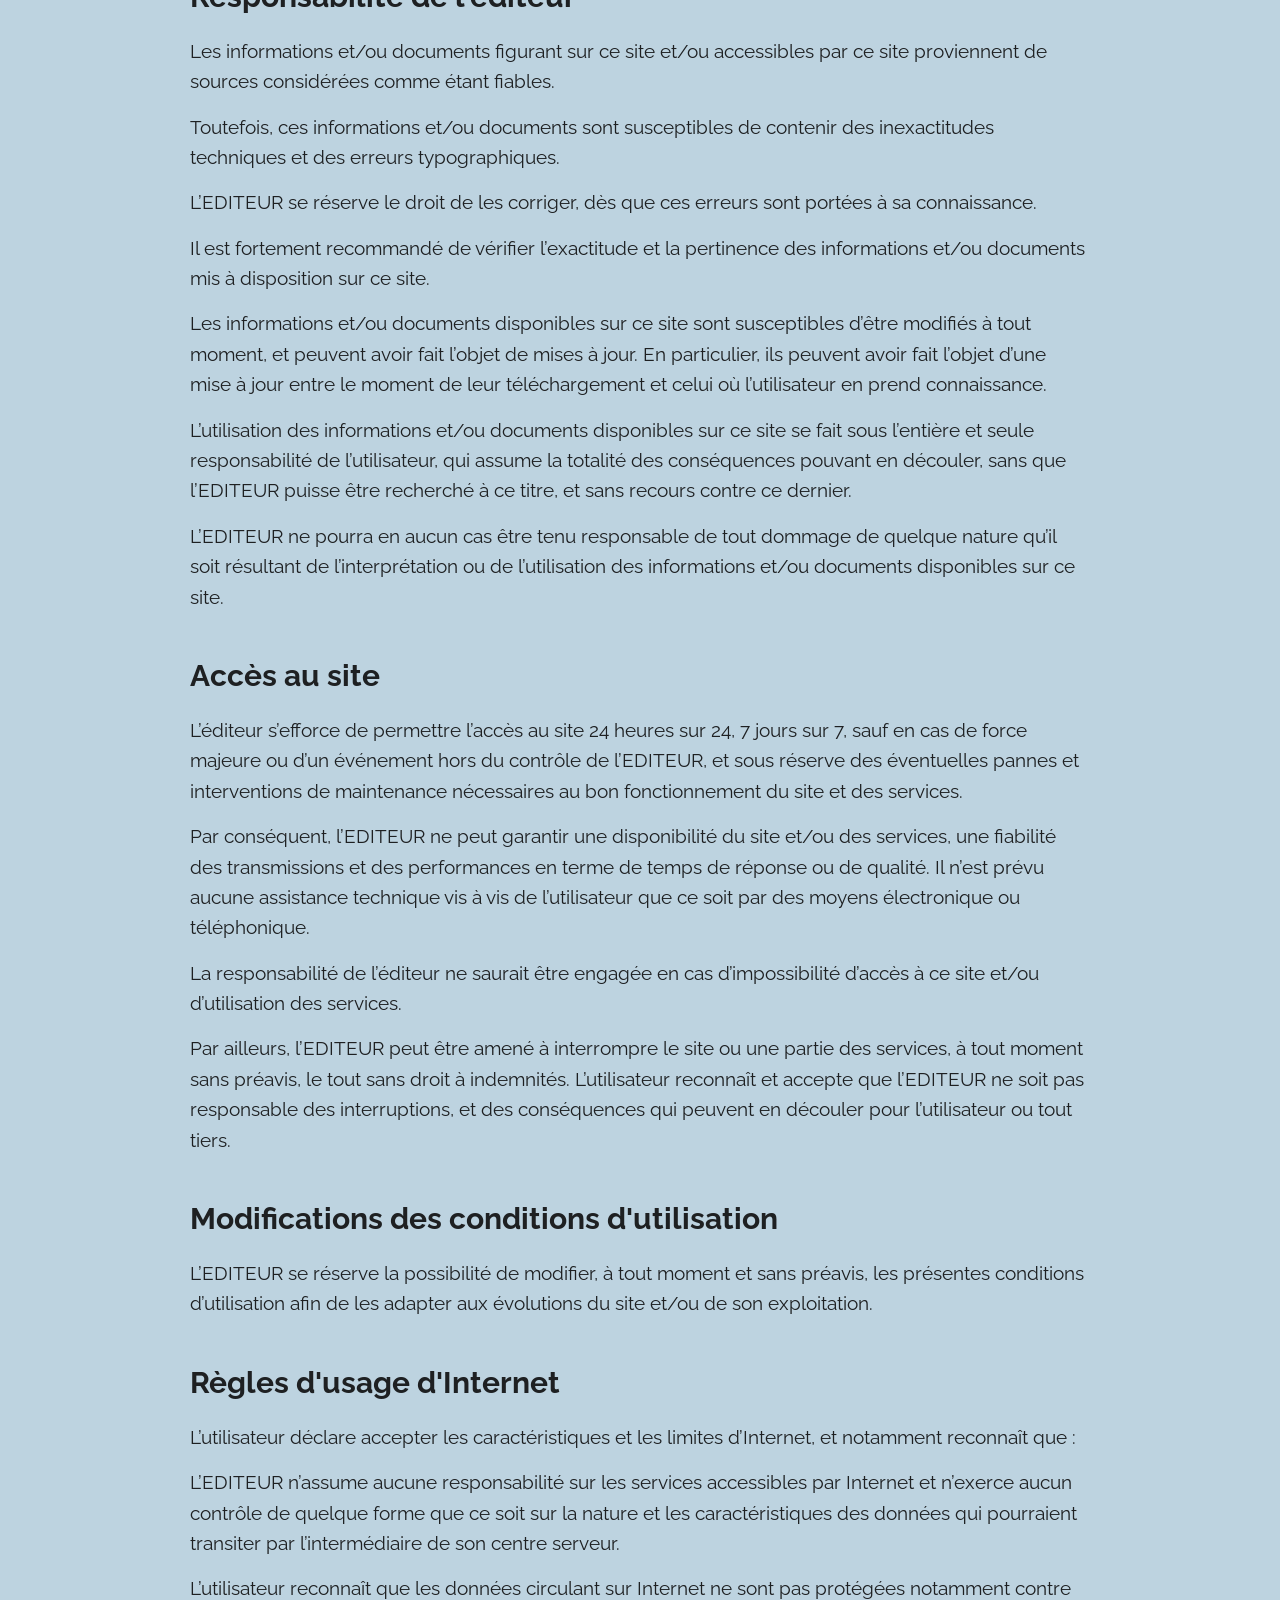
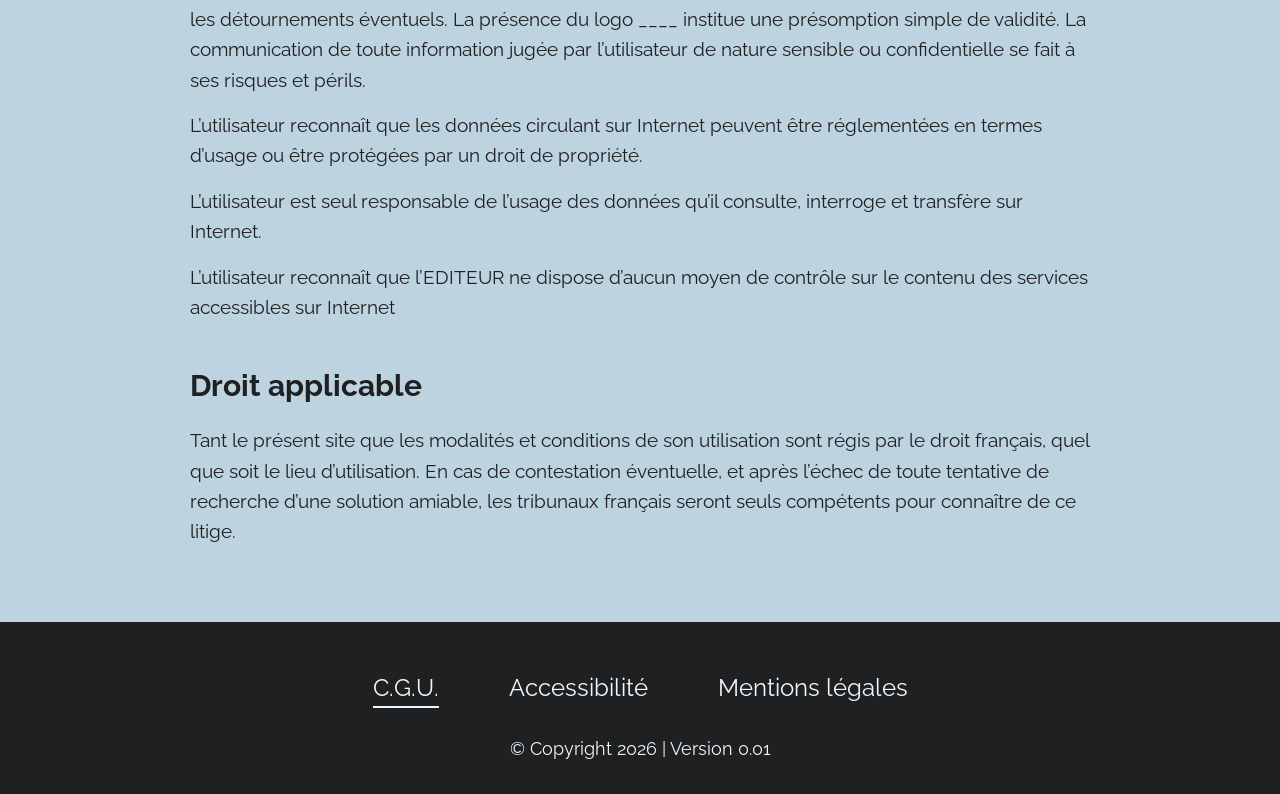
<file: CGU.html>
<!DOCTYPE html>
<html lang="fr">

<head>
    <meta charset="UTF-8">
    <meta name="viewport" content="width=device-width, initial-scale=1.0">
    <meta name="description" content="Page Linktree de Prénom Nom - Conditions générales d’utilisation">
    <title>Linktree Prénom Nom - CGU</title>
    <link rel="shortcut icon" type="image/svg+xml" href="images/photo-profil.svg">
    <!-- Installation sur l'appareil (application web) : manifeste, icône iOS et couleur de la barre du navigateur -->
    <link rel="manifest" href="site.webmanifest">
    <link rel="apple-touch-icon" href="images/icones/apple-touch-icon.png">
    <meta name="theme-color" content="#BDD3E0">
    <link href="https://fonts.googleapis.com/css2?family=Raleway:ital,wght@0,100;0,200;0,300;0,400;0,500;0,600;0,700;0,800;0,900;1,100;1,200;1,300;1,400;1,500;1,600;1,700;1,800;1,900&display=swap" rel="stylesheet">
    <link rel="stylesheet" href="style.css">
    <!-- AccessConfig : paramètres d'affichage pour les visiteurs (après style.css pour pouvoir le surcharger) -->
    <link rel="stylesheet" href="accessconfig/css/accessconfig.min.css">
    <script src="accessconfig/js/accessconfig.min.js"></script>
</head>

<body>
    <!-- Barre AccessConfig (optionnelle) : pour afficher le bouton « Paramètres d'accessibilité »
         dans une barre en haut de page plutôt qu'à côté de l'interrupteur, décommentez ce bloc
         et supprimez le <div id="accessconfig"> placé dans le bloc « blocSwitch » (un seul par page).
    <div class="barreAccessibilite">
        <div id="accessconfig" data-accessconfig-buttonname="Paramètres d’accessibilité" data-accessconfig-params='{ "Prefix" : "a42-ac", "ContainerClass" : "","ModalCloseButton" : "","ModalTitle" : "","FormFieldset" : "","FormFieldsetLegend" : "","FormRadio" : ""}'></div>
    </div>
    -->

    <div class="pageSecondaire">
        <header class="headerCGU">
            <a class="boutonAccueil" href="index.html" title="Retour à la page d'accueil">
                <img src="images/boutonAccueil/boutonAccueil.svg" alt="Retour à la page d'accueil">
            </a>

            <h1 class="titreCGU">Conditions générales d’utilisation</h1>

            <!-- Options d'affichage : paramètres d'accessibilité (AccessConfig) et mode clair/sombre -->
            <div class="blocSwitch">
                <div id="accessconfig" data-accessconfig-buttonname="Paramètres d’accessibilité" data-accessconfig-params='{ "Prefix" : "a42-ac", "ContainerClass" : "","ModalCloseButton" : "","ModalTitle" : "","FormFieldset" : "","FormFieldsetLegend" : "","FormRadio" : ""}'></div>
                <button type="button" class="interrupteurTheme" id="themeSwitch" role="switch" aria-checked="false" aria-label="Mode sombre" title="Activer ou désactiver le mode sombre">
                    <span class="pisteTheme" aria-hidden="true">
                        <span class="curseurTheme">
                            <!-- Picto soleil : mode clair -->
                            <svg class="iconeSoleil" viewBox="0 0 24 24" focusable="false">
                                <circle cx="12" cy="12" r="4" />
                                <path d="M12 2v2M12 20v2M4.93 4.93l1.41 1.41M17.66 17.66l1.41 1.41M2 12h2M20 12h2M4.93 19.07l1.41-1.41M17.66 6.34l1.41-1.41" />
                            </svg>
                            <!-- Picto lune : mode sombre -->
                            <svg class="iconeLune" viewBox="0 0 24 24" focusable="false">
                                <path d="M21 12.79A9 9 0 1 1 11.21 3 7 7 0 0 0 21 12.79z" />
                            </svg>
                        </span>
                    </span>
                </button>
            </div>
        </header>

        <main class="mainCGU">
            <!-- Modèle de CGU à compléter : remplacez [Nom de l’éditeur] et les ____ par vos informations, et gardez la variante choisie pour la propriété intellectuelle. -->
            <p>Le présent document a pour objet de définir les modalités et conditions dans lesquelles d’une part, [Nom de l’éditeur], ci-après dénommé l’EDITEUR, met à la disposition de ses utilisateurs le site, et les services disponibles sur le site et d’autre part, la manière par laquelle l’utilisateur accède au site et utilise ses services.</p>
            <p>Toute connexion au site est subordonnée au respect des présentes conditions.</p>
            <p>Pour l’utilisateur, le simple accès au site de l’EDITEUR à l’adresse URL suivante ____ implique l’acceptation de l’ensemble des conditions décrites ci-après.</p>
            <h2>Propriété intellectuelle</h2>
            <h3>Variante 1</h3>
            <p>La structure générale du site ____ , ainsi que les textes, graphiques, images, sons et vidéos la composant, sont la propriété de l'éditeur ou de ses partenaires. Toute représentation et/ou reproduction et/ou exploitation partielle ou totale des contenus et services proposés par le site ____ , par quelque procédé que ce soit, sans l'autorisation préalable et par écrit de ____ et/ou de ses partenaires est strictement interdite et serait susceptible de constituer une contrefaçon au sens des articles L 335-2 et suivants du Code de la propriété intellectuelle.</p>
            <p>Les marques "____ ", "____" sont des marques déposées par____ .Toute représentation et/ou reproduction et/ou exploitation partielle ou totale de ces marques, de quelque nature que ce soit, est totalement prohibée.</p>
            <h3>Variante 2</h3>
            <p>Aucune reproduction, même partielle prévue à l’article L.122-5 du Code de la propriété intellectuelle, ne peut être faite de ce site sans l’autorisation du directeur de publication.</p>
            <h3>Variante 3 </h3>
            <p>Tous les éléments de ce site, y compris les documents téléchargeables, sont libres de droit. A l’exception de l’iconographie, la reproduction des pages de ce site est autorisée à la condition d’y mentionner la source. Elles ne peuvent être utilisées à des fins commerciales et publicitaires.</p>
            <h2>Liens hypertextes</h2>
            <p>Le site ____ peut contenir des liens hypertextes vers d’autres sites présents sur le réseau Internet. Les liens vers ces autres ressources vous font quitter le site ____ : l’EDITEUR n’est pas responsable du contenu de ces sites.</p>
            <p>Il est possible de créer un lien vers la page de présentation de ce site sans autorisation expresse de l’EDITEUR. Aucune autorisation ou demande d’information préalable ne peut être exigée par l’éditeur à l’égard d’un site qui souhaite établir un lien vers le site de l’éditeur. Il convient toutefois d’afficher ce site dans une nouvelle fenêtre du navigateur. Cependant, l’EDITEUR se réserve le droit de demander la suppression d’un lien qu’il estime non conforme à l’objet du site ____</p>
            <h2>Responsabilité de l'éditeur </h2>
            <p>Les informations et/ou documents figurant sur ce site et/ou accessibles par ce site proviennent de sources considérées comme étant fiables.</p>
            <p>Toutefois, ces informations et/ou documents sont susceptibles de contenir des inexactitudes techniques et des erreurs typographiques.</p>
            <p>L’EDITEUR se réserve le droit de les corriger, dès que ces erreurs sont portées à sa connaissance.</p>
            <p>Il est fortement recommandé de vérifier l’exactitude et la pertinence des informations et/ou documents mis à disposition sur ce site.</p>
            <p>Les informations et/ou documents disponibles sur ce site sont susceptibles d’être modifiés à tout moment, et peuvent avoir fait l’objet de mises à jour. En particulier, ils peuvent avoir fait l’objet d’une mise à jour entre le moment de leur téléchargement et celui où l’utilisateur en prend connaissance.</p>
            <p>L’utilisation des informations et/ou documents disponibles sur ce site se fait sous l’entière et seule responsabilité de l’utilisateur, qui assume la totalité des conséquences pouvant en découler, sans que l’EDITEUR puisse être recherché à ce titre, et sans recours contre ce dernier.</p>
            <p>L’EDITEUR ne pourra en aucun cas être tenu responsable de tout dommage de quelque nature qu’il soit résultant de l’interprétation ou de l’utilisation des informations et/ou documents disponibles sur ce site.</p>
            <h2>Accès au site </h2>
            <p>L’éditeur s’efforce de permettre l’accès au site 24 heures sur 24, 7 jours sur 7, sauf en cas de force majeure ou d’un événement hors du contrôle de l’EDITEUR, et sous réserve des éventuelles pannes et interventions de maintenance nécessaires au bon fonctionnement du site et des services.</p>
            <p>Par conséquent, l’EDITEUR ne peut garantir une disponibilité du site et/ou des services, une fiabilité des transmissions et des performances en terme de temps de réponse ou de qualité. Il n’est prévu aucune assistance technique vis à vis de l’utilisateur que ce soit par des moyens électronique ou téléphonique.</p>
            <p>La responsabilité de l’éditeur ne saurait être engagée en cas d’impossibilité d’accès à ce site et/ou d’utilisation des services.</p>
            <p>Par ailleurs, l’EDITEUR peut être amené à interrompre le site ou une partie des services, à tout moment sans préavis, le tout sans droit à indemnités. L’utilisateur reconnaît et accepte que l’EDITEUR ne soit pas responsable des interruptions, et des conséquences qui peuvent en découler pour l’utilisateur ou tout tiers.</p>
            <h2>Modifications des conditions d'utilisation</h2>
            <p>L’EDITEUR se réserve la possibilité de modifier, à tout moment et sans préavis, les présentes conditions d’utilisation afin de les adapter aux évolutions du site et/ou de son exploitation.</p>
            <h2>Règles d'usage d'Internet</h2>
            <p>L’utilisateur déclare accepter les caractéristiques et les limites d’Internet, et notamment reconnaît que :</p>
            <p>L’EDITEUR n’assume aucune responsabilité sur les services accessibles par Internet et n’exerce aucun contrôle de quelque forme que ce soit sur la nature et les caractéristiques des données qui pourraient transiter par l’intermédiaire de son centre serveur.</p>
            <p>L’utilisateur reconnaît que les données circulant sur Internet ne sont pas protégées notamment contre les détournements éventuels. La présence du logo ____ institue une présomption simple de validité. La communication de toute information jugée par l’utilisateur de nature sensible ou confidentielle se fait à ses risques et périls.</p>
            <p>L’utilisateur reconnaît que les données circulant sur Internet peuvent être réglementées en termes d’usage ou être protégées par un droit de propriété.</p>
            <p>L’utilisateur est seul responsable de l’usage des données qu’il consulte, interroge et transfère sur Internet.</p>
            <p>L’utilisateur reconnaît que l’EDITEUR ne dispose d’aucun moyen de contrôle sur le contenu des services accessibles sur Internet</p>
            <h2>Droit applicable</h2>
            <p>Tant le présent site que les modalités et conditions de son utilisation sont régis par le droit français, quel que soit le lieu d’utilisation. En cas de contestation éventuelle, et après l’échec de toute tentative de recherche d’une solution amiable, les tribunaux français seront seuls compétents pour connaître de ce litige.</p>
        </main>
    </div>

    <!-- FOOTER : identique sur toutes les pages -->
    <footer>
        <nav aria-label="Informations légales">
            <ul class="listeFooter">
                <li><a href="CGU.html" aria-label="C.G.U. : conditions générales d’utilisation" aria-current="page">C.G.U.</a></li>
                <li><a href="accessibilite.html">Accessibilité</a></li>
                <li><a href="mentions-legales.html">Mentions légales</a></li>
            </ul>
        </nav>
        <p class="copyright">&copy; Copyright 2026 | Version 0.01</p>
    </footer>

    <script src="script.js"></script>
</body>

</html>
</file>
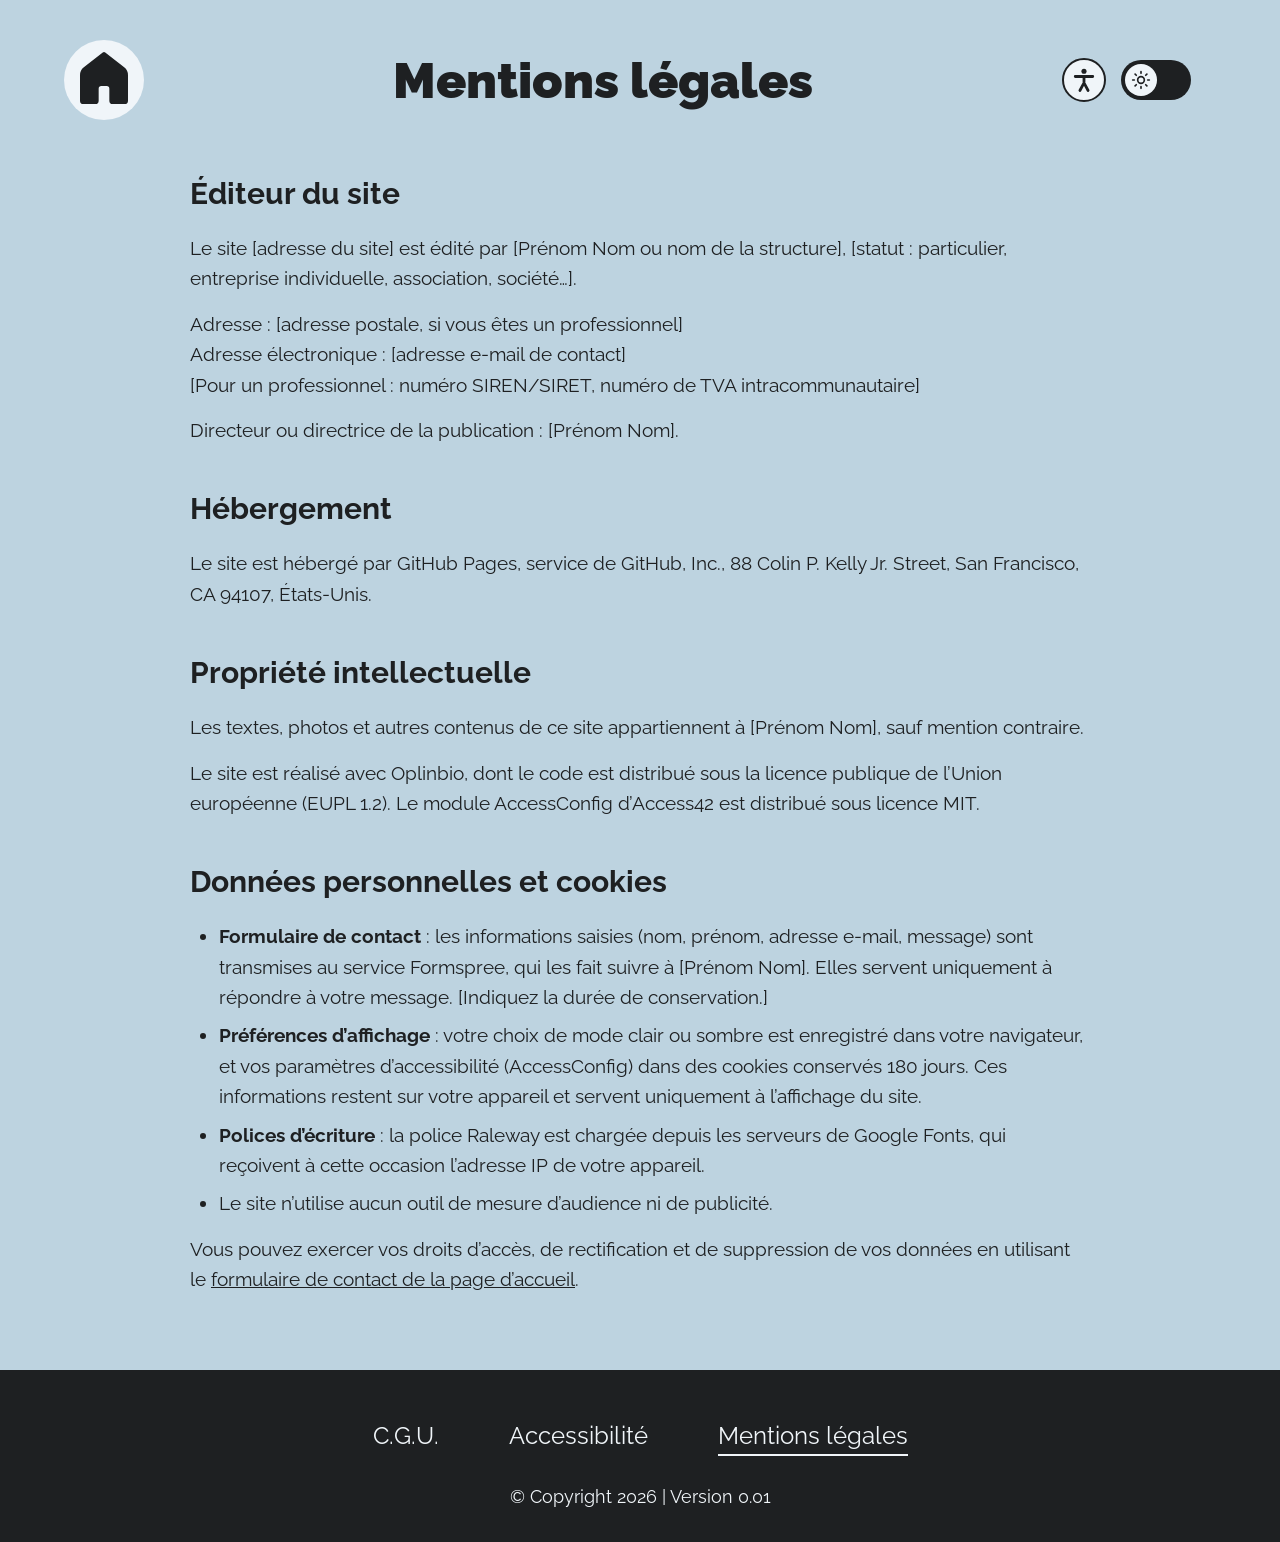
<file: mentions-legales.html>
<!DOCTYPE html>
<html lang="fr">

<head>
    <meta charset="UTF-8">
    <meta name="viewport" content="width=device-width, initial-scale=1.0">
    <meta name="description" content="Page Linktree de Prénom Nom - Mentions légales">
    <title>Linktree Prénom Nom - Mentions légales</title>
    <link rel="shortcut icon" type="image/svg+xml" href="images/photo-profil.svg">
    <!-- Installation sur l'appareil (application web) : manifeste, icône iOS et couleur de la barre du navigateur -->
    <link rel="manifest" href="site.webmanifest">
    <link rel="apple-touch-icon" href="images/icones/apple-touch-icon.png">
    <meta name="theme-color" content="#BDD3E0">
    <link href="https://fonts.googleapis.com/css2?family=Raleway:ital,wght@0,100;0,200;0,300;0,400;0,500;0,600;0,700;0,800;0,900;1,100;1,200;1,300;1,400;1,500;1,600;1,700;1,800;1,900&display=swap" rel="stylesheet">
    <link rel="stylesheet" href="style.css">
    <!-- AccessConfig : paramètres d'affichage pour les visiteurs (après style.css pour pouvoir le surcharger) -->
    <link rel="stylesheet" href="accessconfig/css/accessconfig.min.css">
    <script src="accessconfig/js/accessconfig.min.js"></script>
</head>

<body>
    <!-- Barre AccessConfig (optionnelle) : pour afficher le bouton « Paramètres d'accessibilité »
         dans une barre en haut de page plutôt qu'à côté de l'interrupteur, décommentez ce bloc
         et supprimez le <div id="accessconfig"> placé dans le bloc « blocSwitch » (un seul par page).
    <div class="barreAccessibilite">
        <div id="accessconfig" data-accessconfig-buttonname="Paramètres d’accessibilité" data-accessconfig-params='{ "Prefix" : "a42-ac", "ContainerClass" : "","ModalCloseButton" : "","ModalTitle" : "","FormFieldset" : "","FormFieldsetLegend" : "","FormRadio" : ""}'></div>
    </div>
    -->

    <div class="pageSecondaire">
        <header class="headerCGU">
            <a class="boutonAccueil" href="index.html" title="Retour à la page d'accueil">
                <img src="images/boutonAccueil/boutonAccueil.svg" alt="Retour à la page d'accueil">
            </a>

            <h1 class="titreCGU">Mentions légales</h1>

            <!-- Options d'affichage : paramètres d'accessibilité (AccessConfig) et mode clair/sombre -->
            <div class="blocSwitch">
                <div id="accessconfig" data-accessconfig-buttonname="Paramètres d’accessibilité" data-accessconfig-params='{ "Prefix" : "a42-ac", "ContainerClass" : "","ModalCloseButton" : "","ModalTitle" : "","FormFieldset" : "","FormFieldsetLegend" : "","FormRadio" : ""}'></div>
                <button type="button" class="interrupteurTheme" id="themeSwitch" role="switch" aria-checked="false" aria-label="Mode sombre" title="Activer ou désactiver le mode sombre">
                    <span class="pisteTheme" aria-hidden="true">
                        <span class="curseurTheme">
                            <!-- Picto soleil : mode clair -->
                            <svg class="iconeSoleil" viewBox="0 0 24 24" focusable="false">
                                <circle cx="12" cy="12" r="4" />
                                <path d="M12 2v2M12 20v2M4.93 4.93l1.41 1.41M17.66 17.66l1.41 1.41M2 12h2M20 12h2M4.93 19.07l1.41-1.41M17.66 6.34l1.41-1.41" />
                            </svg>
                            <!-- Picto lune : mode sombre -->
                            <svg class="iconeLune" viewBox="0 0 24 24" focusable="false">
                                <path d="M21 12.79A9 9 0 1 1 11.21 3 7 7 0 0 0 21 12.79z" />
                            </svg>
                        </span>
                    </span>
                </button>
            </div>
        </header>

        <main class="mainCGU">
            <!-- Modèle de mentions légales à compléter : remplacez les éléments entre crochets [ ]. -->
            <section aria-labelledby="titreEditeur">
                <h2 id="titreEditeur">Éditeur du site</h2>
                <p>Le site [adresse du site] est édité par [Prénom Nom ou nom de la structure], [statut : particulier, entreprise individuelle, association, société…].</p>
                <p>Adresse : [adresse postale, si vous êtes un professionnel]<br>
                   Adresse électronique : [adresse e-mail de contact]<br>
                   [Pour un professionnel : numéro SIREN/SIRET, numéro de TVA intracommunautaire]</p>
                <p>Directeur ou directrice de la publication : [Prénom Nom].</p>
            </section>

            <section aria-labelledby="titreHebergeur">
                <h2 id="titreHebergeur">Hébergement</h2>
                <p>Le site est hébergé par GitHub Pages, service de GitHub, Inc., 88 Colin P. Kelly Jr. Street, San Francisco, CA 94107, États-Unis.</p>
                <!-- Si vous hébergez le site ailleurs, remplacez ce paragraphe par le nom, l'adresse et le téléphone de votre hébergeur. -->
            </section>

            <section aria-labelledby="titrePropriete">
                <h2 id="titrePropriete">Propriété intellectuelle</h2>
                <p>Les textes, photos et autres contenus de ce site appartiennent à [Prénom Nom], sauf mention contraire.</p>
                <p>Le site est réalisé avec Oplinbio, dont le code est distribué sous la licence publique de l’Union européenne (EUPL 1.2). Le module AccessConfig d’Access42 est distribué sous licence MIT.</p>
            </section>

            <section aria-labelledby="titreDonnees">
                <h2 id="titreDonnees">Données personnelles et cookies</h2>
                <ul class="listeTexte">
                    <li><strong>Formulaire de contact</strong> : les informations saisies (nom, prénom, adresse e-mail, message) sont transmises au service Formspree, qui les fait suivre à [Prénom Nom]. Elles servent uniquement à répondre à votre message. [Indiquez la durée de conservation.]</li>
                    <li><strong>Préférences d’affichage</strong> : votre choix de mode clair ou sombre est enregistré dans votre navigateur, et vos paramètres d’accessibilité (AccessConfig) dans des cookies conservés 180 jours. Ces informations restent sur votre appareil et servent uniquement à l’affichage du site.</li>
                    <li><strong>Polices d’écriture</strong> : la police Raleway est chargée depuis les serveurs de Google Fonts, qui reçoivent à cette occasion l’adresse IP de votre appareil.</li>
                    <li>Le site n’utilise aucun outil de mesure d’audience ni de publicité.</li>
                </ul>
                <p>Vous pouvez exercer vos droits d’accès, de rectification et de suppression de vos données en utilisant le <a href="index.html#contact">formulaire de contact de la page d’accueil</a>.</p>
            </section>
        </main>
    </div>

    <!-- FOOTER : identique sur toutes les pages -->
    <footer>
        <nav aria-label="Informations légales">
            <ul class="listeFooter">
                <li><a href="CGU.html" aria-label="C.G.U. : conditions générales d’utilisation">C.G.U.</a></li>
                <li><a href="accessibilite.html">Accessibilité</a></li>
                <li><a href="mentions-legales.html" aria-current="page">Mentions légales</a></li>
            </ul>
        </nav>
        <p class="copyright">&copy; Copyright 2026 | Version 0.01</p>
    </footer>

    <script src="script.js"></script>
</body>

</html>
</file>
<file: style.css>
/* ==========================================================
   Variables de personnalisation
   Modifiez ces valeurs pour adapter les couleurs, les polices et
   les formes du modèle à votre identité visuelle. Les variables qui
   reprennent une autre variable (var) ou en sont calculées (calc)
   suivent automatiquement ses changements.
   ========================================================== */
:root {
    /* ---------- Couleurs ---------- */

    /* Couleur principale : boutons de liens, en-têtes d'accordéons,
       pied de page, contours de focus */
    --couleur-principale: #1E2022;

    /* Couleur secondaire : fond de l'en-tête, de la présentation et des pages secondaires */
    --couleur-secondaire: #BDD3E0;

    /* Couleur tertiaire (facultative) : survol des boutons de liens */
    --couleur-tertiaire: #445D76;

    /* Couleur de la police d'écriture : par défaut, la couleur principale */
    --couleur-police: var(--couleur-principale);

    /* ---------- Polices ---------- */
    /* Pensez à charger les polices choisies dans le <head> des pages (lien Google Fonts). */

    /* Police des titres (nom, titres de sections, en-têtes d'accordéons) */
    --police-titres: 'Raleway', sans-serif;

    /* Police du texte et des liens de la zone principale (contenu de la page) :
       par défaut, la même que les titres */
    --police-texte-principale: var(--police-titres);

    /* Police du texte et des liens de la zone secondaire (en-tête, pied de page,
       fenêtres et boutons d'options) : par défaut, la même que la zone principale */
    --police-texte-secondaire: var(--police-texte-principale);

    /* ---------- Formes et tailles ---------- */

    /* Arrondi des champs, boutons de partage, interrupteur… */
    --arrondi: 20px;
    /* Arrondi des boutons en forme de pilule (liens, accordéons, appel à l'action) */
    --arrondi-pilule: calc(var(--arrondi) * 3.5);

    /* Contour de focus clavier : épaisseur et décalage */
    --epaisseur-focus: 3px;
    --decalage-focus: 4px;

    /* Taille minimale d'une cible tactile (bouton, lien) */
    --taille-cible: 44px;

    /* Icônes des boutons de liens (réduites sur tablette et mobile) */
    --taille-icone-lien: 58px;

    /* Champs du formulaire de contact : largeur, marge intérieure et bordure */
    --largeur-champ: 70%;
    --marge-champ: 30px;
    --bordure-champ: 2px;

    /* ---------- Variables complémentaires ---------- */

    /* Couleur claire : texte sur la couleur principale, fonds des boutons ronds et des champs */
    --couleur-claire: #F0F5F9;

    /* Mode sombre : fond de page et fond de l'en-tête */
    --couleur-fond-sombre: #24292C;
    --couleur-entete-sombre: #363C41;

    /* Survol de l'interrupteur clair/sombre */
    --couleur-survol-interrupteur: #575757;
    --couleur-survol-interrupteur-sombre: #D0D3D5;
}

/* CSS pour la page */
* {
    padding: 0;
    margin: 0;
    text-decoration: none;
}

/* Polices : zone principale par défaut, titres, puis zone secondaire */
body {
    font-family: var(--police-texte-principale);
}

button,
input,
textarea,
select {
    font-family: inherit;
}

h1,
h2,
h3,
summary {
    font-family: var(--police-titres);
}

header,
footer,
.barreAccessibilite,
.fenetrePartage,
.boutonHaut {
    font-family: var(--police-texte-secondaire);
}

header h1,
.fenetrePartage h2 {
    font-family: var(--police-titres);
}

button {
    cursor: pointer;
    background: none;
    border: none;

}

/* Un élément avec l'attribut hidden reste masqué, quelle que soit sa règle display */
[hidden] {
    display: none !important;
}

/* Icônes carrées : garder leur taille pendant le changement d'image au survol
   (sinon l'icône s'écrase un instant et le clic tombe à côté) */
.boutonHaut img,
.boutonReseaux img {
    aspect-ratio: 1 / 1;
}

/* Texte lu par les lecteurs d'écran mais masqué à l'écran */
.sr-only {
    position: absolute;
    width: 1px;
    height: 1px;
    padding: 0;
    margin: -1px;
    overflow: hidden;
    clip: rect(0, 0, 0, 0);
    white-space: nowrap;
    border: 0;
}

/* Listes utilisées pour regrouper les liens et boutons : sans puces */
.liensEvitement ul,
.boutonHaut ul,
.boutonReseaux,
.blocBoutonLien,
.listeFooter {
    list-style: none;
}

/* Liens d'évitement : masqués, ils apparaissent en haut de page au focus clavier */
.liensEvitement a {
    position: absolute;
    top: -100px;
    left: 20px;
    z-index: 10;
    padding: 15px 25px;
    border-radius: var(--arrondi);
    background-color: var(--couleur-principale);
    color: var(--couleur-claire);
    font-size: 20px;
    font-weight: 700;
}

.liensEvitement a:focus {
    top: 10px;
    outline: var(--epaisseur-focus) solid var(--couleur-claire);
    outline-offset: -6px;
}

/* Les cibles des liens d'évitement reçoivent le focus sans contour */
#contenu:focus,
#liens:focus {
    outline: none;
}

/* Contour de focus visible sur les liens et boutons de la page d'accueil */
.boutonHaut button:focus-visible,
.boutonReseaux a:focus-visible,
.boutonLien:focus-visible,
.listeFooter a:focus-visible {
    outline: var(--epaisseur-focus) solid var(--couleur-principale);
    outline-offset: var(--decalage-focus);
}

.listeFooter a:focus-visible {
    outline-color: var(--couleur-claire);
}

/* Bouton AccessConfig : bouton rond avec un pictogramme d'accessibilité, placé à côté
   de l'interrupteur clair/sombre. Son texte « Paramètres d'accessibilité » reste lu par
   les lecteurs d'écran et apparaît en infobulle. */
#a42-ac-button {
    position: relative;
    width: var(--taille-cible);
    height: var(--taille-cible);
    padding: 0;
    border: 2px solid var(--couleur-principale);
    border-radius: 50%;
    background-color: var(--couleur-claire);
    font-size: 0;
}

#a42-ac-button::before {
    content: "";
    position: absolute;
    inset: 6px;
    background-color: var(--couleur-principale);
    -webkit-mask: url("data:image/svg+xml,%3Csvg xmlns='http://www.w3.org/2000/svg' viewBox='0 0 24 24' fill='none' stroke='black' stroke-width='2.4' stroke-linecap='round'%3E%3Ccircle cx='12' cy='4.5' r='2.2' fill='black' stroke='none'/%3E%3Cpath d='M4.5 9h15M12 9v5.5M12 14.5l-3.5 6.5M12 14.5l3.5 6.5'/%3E%3C/svg%3E") center / contain no-repeat;
    mask: url("data:image/svg+xml,%3Csvg xmlns='http://www.w3.org/2000/svg' viewBox='0 0 24 24' fill='none' stroke='black' stroke-width='2.4' stroke-linecap='round'%3E%3Ccircle cx='12' cy='4.5' r='2.2' fill='black' stroke='none'/%3E%3Cpath d='M4.5 9h15M12 9v5.5M12 14.5l-3.5 6.5M12 14.5l3.5 6.5'/%3E%3C/svg%3E") center / contain no-repeat;
}

#a42-ac-button:hover {
    background-color: var(--couleur-principale);
}

#a42-ac-button:hover::before {
    background-color: var(--couleur-claire);
}

#a42-ac-button:focus-visible {
    outline: var(--epaisseur-focus) solid var(--couleur-principale);
    outline-offset: calc(var(--decalage-focus) - 1px);
}

.dark-mode #a42-ac-button {
    border-color: var(--couleur-claire);
    background-color: var(--couleur-principale);
}

.dark-mode #a42-ac-button::before {
    background-color: var(--couleur-claire);
}

.dark-mode #a42-ac-button:hover {
    background-color: var(--couleur-claire);
}

.dark-mode #a42-ac-button:hover::before {
    background-color: var(--couleur-principale);
}

.dark-mode #a42-ac-button:focus-visible {
    outline-color: var(--couleur-claire);
}

/* Barre AccessConfig optionnelle (commentée par défaut dans les pages) :
   le bouton y retrouve son texte visible */
.barreAccessibilite {
    display: flex;
    justify-content: flex-end;
    padding: 10px 20px;
    background-color: var(--couleur-principale);
}

.barreAccessibilite #a42-ac-button {
    width: auto;
    min-height: var(--taille-cible);
    padding: 8px 20px;
    border-color: var(--couleur-claire);
    border-radius: 30px;
    background-color: var(--couleur-principale);
    color: var(--couleur-claire);
    font-size: 18px;
    font-weight: 700;
}

.barreAccessibilite #a42-ac-button::before {
    display: none;
}

.barreAccessibilite #a42-ac-button:hover {
    background-color: var(--couleur-claire);
    color: var(--couleur-police);
}

/* CSS pour le header */

header {
    padding: 45px 20px 30px 20px;
    display: flex;
    align-items: center;
    justify-content: space-between;
    width: calc(100% - 40px);
    background-color: var(--couleur-secondaire);
}

/* CSS pour les boutons en haut à droite */
.boutonHaut {
    width: 300px;
    height: auto;
    left: 0px auto;
    padding-left: 20px;
}

.boutonHaut ul {
    display: flex;
    flex-wrap: wrap;
}

.boutonHaut button {
    margin: 10px;
}

.boutonHaut a {
    display: inline-block;
    margin: 10px;
}

.boutonHaut a img,
.boutonHaut button img {
    width: 60px;
    height: auto;
}

.contact :hover {
    content: url(images/logo/boutonRond/contactHover.svg);

}

.partager :hover {
    content: url(images/logo/boutonRond/partagerHover.svg);

}

/* CSS pour le titre */
.nom {
    width: auto 50%;
}

h1 {
    font-weight: 900;
    font-size: 80px;
    margin: auto 0;
    color: var(--couleur-police);
}

/* CSS pour le bouton switch */
.blocSwitch {
    width: 300px;
    display: flex;
    justify-content: flex-end;
    align-items: center;
    gap: 15px;
    padding-right: 25px;
}

/* Interrupteur clair/sombre : piste + curseur portant un picto soleil ou lune */
.interrupteurTheme {
    padding: 0;
    border-radius: var(--arrondi);
}

.pisteTheme {
    position: relative;
    display: block;
    width: 70px;
    height: 40px;
    border-radius: var(--arrondi);
    background: var(--couleur-principale);
}

.interrupteurTheme:hover .pisteTheme {
    background: var(--couleur-survol-interrupteur);
}

.curseurTheme {
    position: absolute;
    top: 50%;
    left: 4px;
    display: flex;
    align-items: center;
    justify-content: center;
    width: 32px;
    height: 32px;
    border-radius: 50%;
    background: var(--couleur-claire);
    color: var(--couleur-police);
    transform: translateY(-50%);
}

@media (prefers-reduced-motion: no-preference) {
    .curseurTheme {
        transition: left .3s, background .3s;
    }
}

.curseurTheme svg {
    width: 20px;
    height: 20px;
}

.iconeSoleil {
    fill: none;
    stroke: currentColor;
    stroke-width: 2;
    stroke-linecap: round;
}

.iconeLune {
    display: none;
    fill: currentColor;
}

/* Mode sombre activé : curseur à droite, picto lune */
.interrupteurTheme[aria-checked="true"] .pisteTheme {
    background: var(--couleur-claire);
}

.interrupteurTheme[aria-checked="true"]:hover .pisteTheme {
    background: var(--couleur-survol-interrupteur-sombre);
}

.interrupteurTheme[aria-checked="true"] .curseurTheme {
    left: 34px;
    background: var(--couleur-principale);
    color: var(--couleur-claire);
}

.interrupteurTheme[aria-checked="true"] .iconeSoleil {
    display: none;
}

.interrupteurTheme[aria-checked="true"] .iconeLune {
    display: block;
}

/* Contour de focus visible au clavier */
.interrupteurTheme:focus-visible {
    outline: var(--epaisseur-focus) solid var(--couleur-principale);
    outline-offset: var(--decalage-focus);
}

.dark-mode .interrupteurTheme:focus-visible {
    outline-color: var(--couleur-claire);
}

/* FIN DU CSS HEADER */

/* CSS pour la partie de présentation */

.contenu {
    display: flex;
    justify-content: space-between;
    background-color: var(--couleur-secondaire);
    padding: 0 50px 70px 50px;
}

/* CSS pour le paragraphe de présentation écite */
.presentation {
    margin-top: 50px;
    margin-left: 20px;
    text-align: center;
    width: 50%;
}

.presentation h2 {
    font-size: 50px;
    font-weight: 700;
    color: var(--couleur-police);
}

.presentation p {
    font-size: 23px;
    font-weight: 400;
    margin-top: 20px;
    line-height: 35px;
    color: var(--couleur-police);
}


/* Appel à l'action sous la présentation */
.appelAction {
    margin-top: 35px;
}

.boutonAction {
    display: inline-block;
    padding: 18px 40px;
    border: 3px solid var(--couleur-principale);
    border-radius: var(--arrondi-pilule);
    background-color: var(--couleur-principale);
    color: var(--couleur-claire);
    font-size: 24px;
    font-weight: 700;
}

.boutonAction:hover {
    background-color: var(--couleur-claire);
    color: var(--couleur-police);
}

.boutonAction:focus-visible {
    outline: var(--epaisseur-focus) solid var(--couleur-principale);
    outline-offset: var(--decalage-focus);
}

.dark-mode .boutonAction {
    border-color: var(--couleur-claire);
    background-color: var(--couleur-claire);
    color: var(--couleur-police);
}

.dark-mode .boutonAction:hover {
    background-color: var(--couleur-principale);
    color: var(--couleur-claire);
}

.dark-mode .boutonAction:focus-visible {
    outline-color: var(--couleur-claire);
}

/* photo de profil */
.photoProfil {
    display: flex;
    align-items: center;
    justify-content: center;
    width: 30%;
}

.photoProfil img {
    width: 100%;
    height: auto;
}


/* Bouton Reseaux sociaux */
.boutonReseaux {
    width: 80px;
    display: flex;
    flex-direction: column;
    justify-content: center;
    margin-right: 20px;
}

.boutonReseaux a {
    display: block;
    width: 100px;
    height: auto;
    padding-top: 30px;
}

.boutonReseaux a img {
    width: 80px;
    height: auto;
}

/* Survol des boutons de réseaux sociaux (limité à la liste .boutonReseaux,
   car les mêmes classes servent aussi aux boutons de liens) */
.boutonReseaux .instagram img:hover {
    content: url(images/logo/boutonReseau/instagramHover.svg);
}

.boutonReseaux .bluesky img:hover {
    content: url(images/logo/boutonReseau/blueskyHover.svg);
}

.boutonReseaux .linkedin img:hover {
    content: url(images/logo/boutonReseau/linkedinHover.svg);
}

.boutonReseaux .facebook img:hover {
    content: url(images/logo/boutonReseau/facebookHover.svg);
}

.boutonReseaux .twitter img:hover {
    content: url(images/logo/boutonReseau/twitterHover.svg);
}

.boutonReseaux .mastodon img:hover {
    content: url(images/logo/boutonReseau/mastodonHover.svg);
}

.boutonReseaux .threads img:hover {
    content: url(images/logo/boutonReseau/threadsHover.svg);
}

.boutonReseaux .reddit img:hover {
    content: url(images/logo/boutonReseau/redditHover.svg);
}

.boutonReseaux .whatsapp img:hover {
    content: url(images/logo/boutonReseau/whatsappHover.svg);
}


/* fin de la partie de présentation */

/* CSS du sapin de noel  */

.textePublication {
    padding-top: 50px;
    display: flex;
    justify-content: center;
    text-align: center;
    padding-bottom: 60px;
    width: 80% auto;
}

.textePublication h2 {
    font-size: 60px;
    text-align: center;
    font-weight: 700;
}

/* Catégories de liens en accordéons (<details>/<summary>) */

.categoriesLiens {
    display: flex;
    flex-direction: column;
    align-items: center;
    row-gap: 25px;
    padding-bottom: 50px;
}

.categorieLiens {
    width: 85%;
}

.categorieLiens summary {
    display: flex;
    justify-content: space-between;
    align-items: center;
    gap: 20px;
    min-height: var(--taille-cible);
    padding: 15px 30px;
    border: 3px solid var(--couleur-principale);
    border-radius: var(--arrondi-pilule);
    font-size: 35px;
    font-weight: 700;
    cursor: pointer;
    list-style: none;
}

/* Masque le triangle par défaut du navigateur */
.categorieLiens summary::-webkit-details-marker {
    display: none;
}

/* Chevron : pointe vers le bas quand fermé, vers le haut quand ouvert */
.categorieLiens summary::after {
    content: "";
    flex: 0 0 auto;
    width: 14px;
    height: 14px;
    margin-bottom: 8px;
    border-right: 4px solid currentColor;
    border-bottom: 4px solid currentColor;
    transform: rotate(45deg);
}

.categorieLiens[open] summary::after {
    margin-bottom: -8px;
    transform: rotate(-135deg);
}

@media (prefers-reduced-motion: no-preference) {
    .categorieLiens summary::after {
        transition: transform 0.2s ease;
    }
}

.categorieLiens summary:hover {
    background-color: var(--couleur-principale);
    color: var(--couleur-claire);
}

/* Contour de focus bien visible pour la navigation au clavier */
.categorieLiens summary:focus-visible {
    outline: var(--epaisseur-focus) solid var(--couleur-principale);
    outline-offset: var(--decalage-focus);
}

.categorieLiens[open] summary {
    margin-bottom: 35px;
}

/* CSS des Boutons vers les différents lien */

.blocBoutonLien {
    display: flex;
    flex-direction: column;
    align-items: center;
    row-gap: 35px;
}

.blocBoutonLien li {
    display: flex;
    justify-content: center;
    width: 100%;
}

.boutonLien {
    display: flex;
    justify-content: center;
    align-items: center;
    width: 85%;
    height: 100px;
    background-color: var(--couleur-principale);
    border-radius: var(--arrondi-pilule);
}

/* Icônes des liens : même boîte pour toutes, qui ne change pas pendant
   le changement d'image au survol (sinon le premier clic peut être perdu) */
.boutonLien img {
    width: var(--taille-icone-lien);
    height: var(--taille-icone-lien);
    object-fit: contain;
}

.boutonLien div {
    display: flex;
    justify-content: center;
    align-items: center;
    font-size: 35px;
    gap: 30px;
    color: var(--couleur-claire);
}

.boutonLien:hover {
    background-color: var(--couleur-tertiaire);
}

/* fin des boutons pour les liens en CSS */

/* Fenêtre de partage */
.fenetrePartage {
    width: min(90vw, 520px);
    max-height: 90vh;
    overflow-y: auto;
    margin: auto;
    padding: 0;
    border: 3px solid var(--couleur-principale);
    border-radius: 30px;
    background-color: var(--couleur-claire);
    color: var(--couleur-police);
}

.fenetrePartage::backdrop {
    background-color: rgba(30, 32, 34, 0.6);
}

.contenuFenetre {
    padding: 25px 30px 30px 30px;
}

.enteteFenetre {
    display: flex;
    justify-content: space-between;
    align-items: center;
    gap: 20px;
    margin-bottom: 20px;
}

.enteteFenetre h2 {
    font-size: 28px;
    font-weight: 700;
}

.fermerFenetre {
    width: var(--taille-cible);
    height: var(--taille-cible);
    border-radius: 50%;
    font-size: 32px;
    line-height: 1;
    color: var(--couleur-police);
}

.fermerFenetre:hover {
    background-color: var(--couleur-principale);
    color: var(--couleur-claire);
}

.listePartage {
    display: grid;
    grid-template-columns: repeat(auto-fit, minmax(190px, 1fr));
    gap: 12px;
    list-style: none;
}

.listePartage a,
.listePartage button,
.garderPage button {
    display: flex;
    align-items: center;
    gap: 12px;
    width: 100%;
    min-height: 56px;
    padding: 8px 15px;
    border: 2px solid var(--couleur-principale);
    border-radius: var(--arrondi);
    background-color: var(--couleur-claire);
    color: var(--couleur-police);
    font-size: 18px;
    font-weight: 600;
    text-align: left;
    box-sizing: border-box;
}

.listePartage a:hover,
.listePartage button:hover,
.garderPage button:hover {
    background-color: var(--couleur-principale);
    color: var(--couleur-claire);
}

.listePartage img,
.iconePartage {
    flex: 0 0 auto;
    width: 32px;
    height: 32px;
}

.iconePartage {
    fill: currentColor;
}

.messagePartage {
    margin-top: 15px;
    font-size: 18px;
    font-weight: 600;
    word-break: break-all;
}

.messagePartage:empty {
    display: none;
}

/* Rubrique « Garder cette page » de la fenêtre de partage */
.garderPage {
    margin-top: 25px;
    padding-top: 20px;
    border-top: 2px solid currentColor;
}

.garderPage h3 {
    font-size: 22px;
    font-weight: 700;
    margin-bottom: 10px;
}

.garderPage p {
    font-size: 18px;
    line-height: 1.5;
}

.garderPage #installerItem {
    margin-top: 15px;
}

.fermerFenetre:focus-visible,
.listePartage a:focus-visible,
.listePartage button:focus-visible,
.garderPage button:focus-visible {
    outline: var(--epaisseur-focus) solid var(--couleur-principale);
    outline-offset: calc(var(--decalage-focus) - 1px);
}

/* Fenêtre de partage en mode sombre */
.dark-mode .fenetrePartage {
    border-color: var(--couleur-claire);
    background-color: var(--couleur-fond-sombre);
    color: var(--couleur-claire);
}

.dark-mode .enteteFenetre h2,
.dark-mode .messagePartage,
.dark-mode .garderPage {
    color: var(--couleur-claire);
}

.dark-mode .fermerFenetre {
    color: var(--couleur-claire);
}

.dark-mode .fermerFenetre:hover {
    background-color: var(--couleur-claire);
    color: var(--couleur-police);
}

.dark-mode .listePartage a,
.dark-mode .listePartage button,
.dark-mode .garderPage button {
    border-color: var(--couleur-claire);
    background-color: var(--couleur-principale);
    color: var(--couleur-claire);
}

.dark-mode .listePartage a:hover,
.dark-mode .listePartage button:hover,
.dark-mode .garderPage button:hover {
    background-color: var(--couleur-claire);
    color: var(--couleur-police);
}

.dark-mode .fermerFenetre:focus-visible,
.dark-mode .listePartage a:focus-visible,
.dark-mode .listePartage button:focus-visible,
.dark-mode .garderPage button:focus-visible {
    outline-color: var(--couleur-claire);
}

/* bouton Haut de page */

.blocBoutonHautPage {
    display: flex;
    justify-content: flex-end;
    padding-right: 25px;
    padding-bottom: 25px;
}

/* Couleurs du bouton : fond, flèche et contour (inversées au survol) */
.boutonHautPage {
    --fondBoutonHaut: var(--couleur-principale);
    --flecheBoutonHaut: var(--couleur-claire);
    display: block;
    width: 70px;
    height: 70px;
    padding: 0;
    border: none;
    border-radius: 50%;
    background: none;
    color: var(--couleur-police);
    cursor: pointer;
}

.boutonHautPage svg {
    display: block;
    width: 100%;
    height: 100%;
}

.fondBoutonHaut {
    fill: var(--fondBoutonHaut);
    stroke: currentColor;
    stroke-width: 3;
}

.flecheBoutonHaut {
    fill: var(--flecheBoutonHaut);
}

.boutonHautPage:hover,
.boutonHautPage:focus-visible {
    --fondBoutonHaut: var(--couleur-claire);
    --flecheBoutonHaut: var(--couleur-principale);
}

/* Contour de focus bien visible pour la navigation au clavier */
.boutonHautPage:focus-visible {
    outline: var(--epaisseur-focus) solid currentColor;
    outline-offset: var(--decalage-focus);
}

/* Fin bouton haut de page  */

footer {
    padding: 45px 20px 35px 20px;
    background-color: var(--couleur-principale);
}

.listeFooter {
    display: flex;
    flex-wrap: wrap;
    justify-content: center;
    gap: 20px 70px;
    font-size: 24px;
    font-weight: 400;
    text-align: center;
}

.listeFooter a {
    position: relative;
    display: inline-block;
    padding: 6px 0;
    color: var(--couleur-claire);
    text-decoration: none;
}

.listeFooter a::before {
    content: '';
    position: absolute;
    bottom: 0;
    left: 50%;
    width: 0;
    height: 2px;
    background-color: var(--couleur-claire);
    transform: translateX(-50%);
}

@media (prefers-reduced-motion: no-preference) {
    .listeFooter a::before {
        transition: width 0.2s ease-in-out;
    }
}

/* Lien de la page en cours : soulignement permanent */
.listeFooter a:hover::before,
.listeFooter a[aria-current="page"]::before {
    width: 100%;
}

.copyright {
    margin-top: 30px;
    color: var(--couleur-claire);
    font-size: 18px;
    text-align: center;
}

/* CSS pour le darkmode */
.dark-mode {
    background-color: var(--couleur-fond-sombre);
    color: var(--couleur-claire);
}

.dark-mode header {
    background-color: var(--couleur-entete-sombre);
    /* Change header background color */
}

.dark-mode .contenu {
    background-color: var(--couleur-entete-sombre);
    /* Change .contenu background color */
}

.dark-mode h1,
.dark-mode h2,
.dark-mode p {
    color: var(--couleur-claire);
    /* Change text color */
}

.dark-mode .boutonLien {
    border: 2px solid var(--couleur-claire);
}

.dark-mode .boutonHaut button:focus-visible,
.dark-mode .boutonReseaux a:focus-visible,
.dark-mode .boutonLien:focus-visible {
    outline-color: var(--couleur-claire);
}

.dark-mode .categorieLiens summary {
    border-color: var(--couleur-claire);
}

.dark-mode .categorieLiens summary:hover {
    background-color: var(--couleur-claire);
    color: var(--couleur-police);
}

.dark-mode .categorieLiens summary:focus-visible {
    outline-color: var(--couleur-claire);
}

.dark-mode .boutonHautPage {
    --fondBoutonHaut: var(--couleur-claire);
    --flecheBoutonHaut: var(--couleur-principale);
    color: var(--couleur-claire);
}

.dark-mode .boutonHautPage:hover,
.dark-mode .boutonHautPage:focus-visible {
    --fondBoutonHaut: var(--couleur-principale);
    --flecheBoutonHaut: var(--couleur-claire);
}


.dark-mode .boutonLien:hover {
    background-color: var(--couleur-claire);
    border: none;
}

.dark-mode .boutonLien:hover p {
    color: var(--couleur-police);
}

.dark-mode .boutonLien:hover .google-forms img {
    content: url(images/logo/logoLien/googleforms.svg);
}

.dark-mode .boutonLien:hover .youtube img {
    content: url(images/logo/logoLien/youtubeHover.svg);
}

.dark-mode .boutonLien:hover .spotify img {
    content: url(images/logo/logoLien/spotifyHover.svg);
}

.dark-mode .boutonLien:hover .podcast img {
    content: url(images/logo/logoLien/podcastHover.svg);
}

.dark-mode .boutonLien:hover .substack img {
    content: url(images/logo/logoLien/substackHover.svg);
}

.dark-mode .boutonLien:hover .clubhouse img {
    content: url(images/logo/logoLien/cluhouseHover.svg);
}

.dark-mode .boutonLien:hover .github img {
    content: url(images/logo/logoLien/githubHover.svg);
}

.dark-mode .boutonLien:hover .uncut img {
    content: url(images/logo/logoLien/uncutHover.svg);
}

.dark-mode .boutonLien:hover .mastodon img {
    content: url(images/logo/logoLien/mastodonHover.svg);
}

.dark-mode .boutonLien:hover .bluesky img {
    content: url(images/logo/logoLien/blueskyHover.svg);
}

.dark-mode .boutonLien:hover .threads img {
    content: url(images/logo/logoLien/threadsHover.svg);
}

.dark-mode .boutonLien:hover .reddit img {
    content: url(images/logo/logoLien/redditHover.svg);
}

.dark-mode .boutonLien:hover .medium img {
    content: url(images/logo/logoLien/mediumHover.svg);
}


/* CSS pour le responsive  */
/*  responsive pour les ecrans inférieurs à 1319px */
@media (max-width: 1319px) {
    h1 {
        font-size: 65px;
    }

    .contenu {
        display: flex;
        flex-direction: column;
        margin: 0 auto;
    }

    .photoProfil {
        margin: 0 auto;
        width: 50%;
    }

    /* Réseaux sociaux remontés sous la photo, avant la présentation */
    .photoProfil {
        order: 1;
    }

    .boutonReseaux {
        order: 2;
        display: flex;
        flex-direction: row;
        flex-wrap: wrap;
        justify-content: center;
        width: auto;
        margin: 0 auto;
        gap: 30px;
    }

    .presentation {
        order: 3;
        padding-top: 30px;
    }

    .presentation {
        margin: 0 auto;
        width: 90%;
        padding-bottom: 30px;
    }

    .presentation h2 {
        font-size: 30px;
    }

    .presentation p {
        font-size: 25px;
    }

    .textePublication {
        text-align: center;
    }

    .textePublication h2 {
        font-size: 40px;
    }

    .boutonLien div {
        font-size: 25px;
    }

    /* Responsive pour rendre compatible certains elements pour les ecrans inferieurs à 1100px */
}

@media (max-width: 1100px) {
    h1 {
        font-size: 50px;
        text-align: center;
    }

    .boutonHaut {
        width: 25%;
    }

    .nom {
        width: 50%;
    }

    .blocSwitch {
        width: 25%;
    }

    .boutonLien img {
        width: calc(var(--taille-icone-lien) * 0.7);
        height: calc(var(--taille-icone-lien) * 0.7);
    }
}

/* responsive pour l'équivalent d'un écran de telephone */

@media (max-width: 600px) {
    .boutonReseaux {
        gap: 20px;
    }

    .boutonReseaux a {
        width: 55px;
        padding-top: 20px;
    }

    /* En-tête sur deux lignes : boutons et interrupteur, puis le nom */
    header {
        flex-wrap: wrap;
        row-gap: 15px;
        padding-top: 25px;
    }

    .boutonHaut {
        order: 1;
        width: auto;
        padding-left: 0;
    }

    .blocSwitch {
        order: 2;
        width: auto;
        flex: 1;
        justify-content: flex-end;
    }

    .nom {
        order: 3;
        width: 100%;
    }

    h1 {
        font-size: 40px;
    }

    .boutonHaut ul {
        flex-wrap: nowrap;
    }

    .boutonHaut a img,
    .boutonHaut button img {
        width: 50px;
    }

    .photoProfil {
        width: 60%;
    }

    .boutonReseaux a img {
        width: 55px;
    }

    .blocSwitch {
        padding-right: 5px;
    }

    .textePublication h2 {
        font-size: 25px;
    }

    .blocBoutonHautPage {
        padding-right: 10px;
        padding-left: 10px;
    }

    .boutonHautPage {
        width: 50px;
        height: 50px;
    }

    .boutonLien {
        width: 80%;
        height: 80px;
    }

    .categorieLiens {
        width: 92%;
    }

    .categorieLiens summary {
        padding: 12px 20px;
        font-size: 22px;
    }

    .categorieLiens[open] summary {
        margin-bottom: 25px;
    }

    .listeFooter li {
        width: 100%;
    }

    .listeFooter a {
        font-size: 18px;
    }

}

/*Fin du CSS de la page d'acceuil*/



/* CSS du formulaire de contact (accordéon « Me contacter » de la page d'accueil) */


form {
    display: flex;
    justify-content: center;
    flex-direction: column;
}

/***************/

/*Zone pour entrer le nom , prenom , email*/
form input {
    background-color: var(--couleur-claire);
    width: var(--largeur-champ);
    font-size: 20px;
    padding: var(--marge-champ);
    border-radius: var(--arrondi);
    margin-bottom: 20px;
    border: solid var(--bordure-champ) var(--couleur-principale);
    color: var(--couleur-police);
    margin: 10px auto;
}

form input::placeholder {
    color: var(--couleur-police);
}

/*********************************/

/*Zone pour Entrer le message */
form textarea {
    background-color: var(--couleur-claire);
    width: var(--largeur-champ);
    font-size: 20px;
    padding: var(--marge-champ);
    border-radius: var(--arrondi);
    border: solid var(--bordure-champ) var(--couleur-principale);
    color: var(--couleur-police);
    margin: 10px auto;
}

form input:focus-within {
    outline: none;
    border-width: 3px;
}

form textarea:focus-within {
    outline: none;
    border-width: 3px;
}

form textarea::placeholder {
    color: var(--couleur-police);
}

/*****************************/


/*bouton envoyer le message*/

form button {
    background-color: var(--couleur-claire);
    border-radius: var(--arrondi);
    font-size: 20px;
    padding: 20px 18px;
    text-align: center;
    display: flex;
    margin: auto;
    margin-top: 50px;
    font-weight: 700;
    border: var(--couleur-principale) solid 2px;
}

form button:hover {
    opacity: 80%;
    cursor: pointer;
    background-color: var(--couleur-principale);
    color: var(--couleur-claire);
}

/*****************************/

/* Formulaire de contact intégré à la page d'accueil (accordéon) */
.formulaireContact label {
    /* même largeur que les champs : largeur + marges intérieures + bordures */
    width: calc(var(--largeur-champ) + 2 * var(--marge-champ) + 2 * var(--bordure-champ));
    margin: 20px auto 0 auto;
    font-size: 22px;
    font-weight: 700;
}

.formulaireContact input:focus-visible,
.formulaireContact textarea:focus-visible {
    outline: var(--epaisseur-focus) solid currentColor;
    outline-offset: calc(var(--decalage-focus) / 2);
}

.formulaireContact .message {
    width: var(--largeur-champ);
}

.formulaireContact button:focus-visible {
    outline: var(--epaisseur-focus) solid currentColor;
    outline-offset: var(--decalage-focus);
}

/* CSS pour le message d'avertissement */

.message {
    text-align: center;
    font-size: 20px;
    font-weight: 400;
    width: 60%;
    margin: 30px auto;
    color: var(--couleur-police);
    padding-bottom: 10px;
    border-radius: var(--arrondi);
}

/* CSS pour le darkmode du formulaire */




.dark-mode .message {
    color: var(--couleur-claire);
}

.dark-mode form input {
    background-color: var(--couleur-principale);
    border: solid var(--bordure-champ) var(--couleur-claire);
    color: var(--couleur-claire);
}

.dark-mode form textarea {
    background-color: var(--couleur-principale);
    border: solid var(--bordure-champ) var(--couleur-claire);
    color: var(--couleur-claire);
}

.dark-mode form input::placeholder {
    color: var(--couleur-claire);
}

.dark-mode form textarea::placeholder {
    color: var(--couleur-claire);
}

.dark-mode form button {
    background-color: var(--couleur-principale);
    border: var(--couleur-claire) solid 2px;
    color: var(--couleur-claire);
}

.dark-mode form button:hover {
    background-color: var(--couleur-claire);
    color: var(--couleur-police);

}

/* FIn du darkmode pour le formulaire */

/* Fin du CSS du formulaire de contact */


/* CSS des pages secondaires (CGU, accessibilité, mentions légales) */
.pageSecondaire {
    background-color: var(--couleur-secondaire);
    color: var(--couleur-police);
}

.headerCGU {
    width: auto;
    display: flex;
    justify-content: space-between;
    align-items: center;
    gap: 20px;
    padding: 40px 5% 30px 5%;
}

.boutonAccueil {
    flex: 0 0 auto;
}

.boutonAccueil img {
    display: block;
    width: 80px;
    aspect-ratio: 1 / 1;
}

.boutonAccueil:hover img {
    content: url(images/boutonAccueil/boutonAccueilHover.svg);
}

.boutonAccueil:focus-visible {
    outline: var(--epaisseur-focus) solid var(--couleur-principale);
    outline-offset: var(--decalage-focus);
    border-radius: 50%;
}

.titreCGU {
    margin: 0 auto;
    color: var(--couleur-police);
    font-size: 50px;
    text-align: center;
}

.headerCGU .blocSwitch {
    width: auto;
}

.mainCGU {
    max-width: 900px;
    margin: 0 auto;
    padding: 20px 5% 60px 5%;
    color: var(--couleur-police);
    font-size: 19px;
    line-height: 1.6;
}

.mainCGU h2 {
    margin: 40px 0 15px 0;
    font-size: 30px;
}

/* Pas de grande marge au-dessus du premier titre de la page */
.mainCGU > section:first-of-type > h2:first-child,
.mainCGU > h2:first-child {
    margin-top: 0;
}

.mainCGU h3 {
    margin: 30px 0 10px 0;
    font-size: 23px;
    color: var(--couleur-police);
}

.mainCGU p {
    margin-bottom: 15px;
}

.listeTexte {
    margin: 0 0 15px 1.5em;
    list-style: disc;
}

.listeTexte li {
    margin-bottom: 8px;
}

.mainCGU a {
    color: inherit;
    text-decoration: underline;
}

/* Pages secondaires en mode sombre */
.dark-mode .pageSecondaire {
    background-color: var(--couleur-entete-sombre);
    color: var(--couleur-claire);
}

.dark-mode .titreCGU,
.dark-mode .mainCGU,
.dark-mode .mainCGU h3 {
    color: var(--couleur-claire);
}

.dark-mode .boutonAccueil:focus-visible {
    outline-color: var(--couleur-claire);
}

/* Pages secondaires : responsive */
@media (max-width: 1100px) {
    .titreCGU {
        font-size: 38px;
    }

    .boutonAccueil img {
        width: 64px;
    }
}

@media (max-width: 600px) {
    .headerCGU {
        flex-wrap: wrap;
        padding-top: 25px;
    }

    .titreCGU {
        order: 3;
        width: 100%;
        font-size: 30px;
    }

    .boutonAccueil img {
        width: 52px;
    }

    .mainCGU {
        font-size: 17px;
    }

    .mainCGU h2 {
        font-size: 24px;
    }
}
</file>
<file: accessconfig/css/accessconfig.min.css>
@charset "UTF-8";/*! AccessConfig | Access42 | accessconfig.a11y.fr */#a42-ac{position:fixed;z-index:9999;width:100%;top:0;right:0;bottom:0;left:0;padding:.75rem 1.5rem 1.5rem;background-color:#fff;border:1px solid #fff;overflow:auto;font-size:1rem;display:none;color:#0b1b34}@media screen and (max-width:29.9em){#a42-ac{border:0;padding:.75rem}}#a42-ac,#a42-ac *,#a42-ac ::after,#a42-ac ::before{box-sizing:border-box}@media screen and (min-width:50em){#a42-ac{width:90%;top:10%;left:50%;right:auto;bottom:auto;margin-left:-45%}}@media screen and (min-width:64em){#a42-ac{width:58.750em;margin-left:-29.375rem}}#a42-ac h1{margin:0 3rem 0 0;font-size:1.75em;line-height:1.3;color:#0b1b34}#a42-ac .sr-only{border:0!important;clip:rect(1px,1px,1px,1px)!important;-webkit-clip-path:inset(50%)!important;clip-path:inset(50%)!important;height:1px!important;margin:-1px!important;overflow:hidden!important;padding:0!important;position:absolute!important;width:1px!important;white-space:nowrap!important}#a42-ac .sr-only-focusable:focus,#a42-ac .sr-only-focusable:active{clip:auto!important;-webkit-clip-path:none!important;clip-path:none!important;height:auto!important;margin:auto!important;overflow:visible!important;width:auto!important;white-space:normal!important}#a42-ac-close{position:absolute;top:.625rem;right:1.5rem;width:2.75rem;height:2.75rem;cursor:pointer;border:0}#a42-ac-close,#a42-ac #a42-ac-close{overflow:hidden}#a42-ac-close::after{content:'';position:absolute;top:0;left:0;display:block;width:100%;height:100%;background:url([data-uri]) no-repeat 50% 50%}#a42-ac-close:hover,#a42-ac-close:focus,#a42-ac-close:active{opacity:.6;background-color:transparent!important}@media screen and (max-width:29.9em){#a42-ac-close{right:.75rem}}#a42-ac button,#a42-ac input,#a42-ac optgroup,#a42-ac select,#a42-ac textarea{font-family:inherit;font-size:100%;line-height:1.15;margin:0}#a42-ac button,#a42-ac input{overflow:visible}#a42-ac button,#a42-ac select{text-transform:none}#a42-ac button,#a42-ac [type=button],#a42-ac [type=submit]{-webkit-appearance:button}#a42-ac button::-moz-focus-inner,#a42-ac [type=button]::-moz-focus-inner,#a42-ac [type=reset]::-moz-focus-inner,#a42-ac [type=submit]::-moz-focus-inner{border-style:none;padding:0}#a42-ac button:-moz-focusring,#a42-ac [type=button]:-moz-focusring,#a42-ac [type=reset]:-moz-focusring,#a42-ac [type=submit]:-moz-focusring{outline:1px dotted ButtonText}#a42-ac legend{box-sizing:border-box;color:inherit;display:table;max-width:100%;padding:0;white-space:normal}#a42-ac [type=checkbox],#a42-ac [type=radio]{box-sizing:border-box;padding:0}#a42-ac fieldset{margin:1em 0 0;padding:1em .5em .5em 1em;border-width:0 0 0 .625em;border-style:solid;border-color:#cedae6;background-color:#e3ebf2}@media screen and (min-width:50em){#a42-ac .a42-ac-content{display:flex;align-items:flex-start;flex-wrap:wrap}#a42-ac fieldset{width:45%;width:calc(50% - .5em);align-self:stretch}#a42-ac fieldset:nth-child(odd){clear:left;margin-right:.5em}#a42-ac fieldset:nth-child(even){margin-left:.5em}}@media screen and (max-width:29.9em){#a42-ac fieldset{font-size:.875em;padding:.5em;border-left-width:.357em}}#a42-ac legend{float:left;width:100%;margin:0;font-weight:700;font-size:1.375em;color:#0b1b34}#a42-ac legend+:first-child{clear:left}#a42-ac label{margin:0 1em .533em .5em;padding-top:.067em;padding-bottom:.067em;font-size:.938em;line-height:1.6}#a42-ac input[type=radio]{border:0!important;clip:rect(1px,1px,1px,1px)!important;-webkit-clip-path:inset(50%)!important;clip-path:inset(50%)!important;height:1px!important;margin:-1px!important;overflow:hidden!important;padding:0!important;position:absolute!important;width:1px!important;white-space:nowrap!important}#a42-ac input[type=radio]+label{position:relative;display:inline-block;vertical-align:middle;margin-left:0;padding:.625rem 0 .625rem 2.267em}@media screen and (max-width:29.9em){#a42-ac input[type=radio]+label{padding-top:.786em;padding-bottom:.786em}}#a42-ac input[type=radio]+label::after,#a42-ac input[type=radio]+label::before{content:'';position:absolute;display:block;border-radius:100%}#a42-ac input[type=radio]+label::after{top:1em;left:.33334em;width:.933em;height:.933em;transition:all .2s;background-color:#31486e}#a42-ac input[type=radio]+label::before{top:.625rem;left:0;width:1.6em;height:1.6em;border-width:.2em;border-style:solid;border-color:#7d829a;background-color:#f9fcff}@media screen and (max-width:29.9em){#a42-ac label{font-size:1em}#a42-ac input[type=radio]+label::after{top:1.071em;left:.357em;width:1em;height:1em}#a42-ac input[type=radio]+label::before{width:1.714em;height:1.714em}}#a42-ac input[type=radio]:focus+label{outline:1px dotted}#a42-ac input[type=radio]:checked+label::before{border-color:#31486e}#a42-ac input[type=radio]:not(:checked)+label::after{opacity:0;-webkit-transform:scale(0);-ms-transform:scale(0);transform:scale(0)}#a42-ac input[type=radio]:disabled+label{opacity:.5}#a42-ac input[type=radio]:disabled+label:hover{cursor:not-allowed}body.a42-ac-active{overflow:hidden}.a42-ac-overlay{position:fixed;top:0;left:0;height:100%;width:100%;background-color:rgba(11,27,52,.8);z-index:998;display:none}.a42-ac-active .a42-ac-overlay{display:block}.a42-ac-inv-contrast .a42-ac-overlay{background-color:rgba(0,13,99,.8)!important}.a42-ac-high-contrast .a42-ac-overlay{background-color:rgba(32,33,41,.8)!important}.a42-ac-high-contrast *,.a42-ac-inv-contrast *,.a42-ac-high-contrast ::after,.a42-ac-inv-contrast ::after,.a42-ac-high-contrast ::before,.a42-ac-inv-contrast ::before{border-image:none!important;text-shadow:none!important}.a42-ac-high-contrast path,.a42-ac-high-contrast polygon,.a42-ac-high-contrast svg,.a42-ac-high-contrast svg *,.a42-ac-inv-contrast path,.a42-ac-inv-contrast polygon,.a42-ac-inv-contrast svg,.a42-ac-inv-contrast svg *{fill:currentColor}.a42-ac-high-contrast input,.a42-ac-high-contrast textarea,.a42-ac-high-contrast select,.a42-ac-high-contrast form button,.a42-ac-inv-contrast input,.a42-ac-inv-contrast textarea,.a42-ac-inv-contrast select,.a42-ac-inv-contrast form button{border-width:1px!important;border-style:solid!important}.a42-ac-high-contrast ::first-letter,.a42-ac-inv-contrast ::first-letter{color:inherit!important}.a42-ac-high-contrast input[type=range],.a42-ac-inv-contrast input[type=range]{border:0!important}.a42-ac-high-contrast input[type=range]::-webkit-slider-thumb,.a42-ac-inv-contrast input[type=range]::-webkit-slider-thumb{margin-top:-.25em}@supports (-ms-ime-align:auto){.a42-ac-high-contrast input[type=range]::-webkit-slider-thumb,.a42-ac-inv-contrast input[type=range]::-webkit-slider-thumb{margin-top:0}}.a42-ac-high-contrast input[type=range]::-webkit-slider-runnable-track,.a42-ac-inv-contrast input[type=range]::-webkit-slider-runnable-track{height:.313em}.a42-ac-high-contrast,.a42-ac-high-contrast *{background-color:#343643!important;color:#fff!important;text-decoration-color:currentColor!important}.a42-ac-high-contrast,.a42-ac-high-contrast *,.a42-ac-high-contrast ::before,.a42-ac-high-contrast ::after{border-color:#fff!important}.a42-ac-high-contrast #a42-ac-close::after{background-image:url([data-uri])}.a42-ac-high-contrast #a42-ac input[type=radio]+label::before{border-color:#f9fcff!important;background-color:transparent!important}.a42-ac-high-contrast #a42-ac input[type=radio]+label::after{background-color:#f9fcff!important}.a42-ac-high-contrast input,.a42-ac-high-contrast textarea,.a42-ac-high-contrast select{border-color:#f9fcff!important;color:inherit!important}.a42-ac-high-contrast ::-webkit-input-placeholder{color:#fff!important}.a42-ac-high-contrast ::-moz-placeholder{color:#fff!important;opacity:1!important}.a42-ac-high-contrast :-ms-input-placeholder{color:#fff!important}.a42-ac-high-contrast :-moz-placeholder{color:#fff!important;opacity:1!important}.a42-ac-high-contrast ::-webkit-datetime-edit-text{color:#fff!important}.a42-ac-high-contrast ::-webkit-datetime-edit-month-field{color:#fff!important}.a42-ac-high-contrast ::-webkit-datetime-edit-day-field{color:#fff!important}.a42-ac-high-contrast ::-webkit-datetime-edit-year-field{color:#fff!important}.a42-ac-high-contrast ::-webkit-calendar-picker-indicator{background:#343643!important}.a42-ac-high-contrast input[type=range]::-webkit-slider-runnable-track{background:#fff!important}.a42-ac-high-contrast input[type=range]::-moz-range-track{background:#fff!important}.a42-ac-high-contrast input[type=range]::-moz-range-thumb{background:#000!important;border:.15em solid #fff!important}.a42-ac-high-contrast input[type=range]::-ms-fill-lower{background:#fff!important}.a42-ac-high-contrast input[type=range]::-ms-fill-upper{background:#fff!important}.a42-ac-high-contrast input[type=range]:focus::-ms-fill-lower{background:#fff!important}.a42-ac-high-contrast input[type=range]:focus::-ms-fill-upper{background:#fff!important}.a42-ac-high-contrast input[type=range]::-ms-thumb{background:#000!important;border:.15em solid #fff!important}.a42-ac-inv-contrast,.a42-ac-inv-contrast *{background-color:navy!important;color:#FF0!important;text-decoration-color:currentColor!important}.a42-ac-inv-contrast,.a42-ac-inv-contrast *,.a42-ac-inv-contrast ::before,.a42-ac-inv-contrast ::after{border-color:#FF0!important}.a42-ac-inv-contrast #a42-ac-close::after{background-image:url([data-uri])}.a42-ac-inv-contrast #a42-ac input[type=radio]+label::before{border-color:#FF0!important;background-color:transparent!important}.a42-ac-inv-contrast #a42-ac input[type=radio]+label::after{background-color:#FF0!important}.a42-ac-inv-contrast input,.a42-ac-inv-contrast textarea,.a42-ac-inv-contrast select{border-color:#FF0!important}.a42-ac-inv-contrast ::-webkit-input-placeholder{color:#FF0!important}.a42-ac-inv-contrast ::-moz-placeholder{color:#FF0!important;opacity:1!important}.a42-ac-inv-contrast :-ms-input-placeholder{color:#FF0!important}.a42-ac-inv-contrast :-moz-placeholder{color:#FF0!important;opacity:1!important}.a42-ac-inv-contrast ::-webkit-datetime-edit-text{color:#FF0!important}.a42-ac-inv-contrast ::-webkit-datetime-edit-month-field{color:#FF0!important}.a42-ac-inv-contrast ::-webkit-datetime-edit-day-field{color:#FF0!important}.a42-ac-inv-contrast ::-webkit-datetime-edit-year-field{color:#FF0!important}.a42-ac-inv-contrast ::-webkit-calendar-picker-indicator{background:navy!important}.a42-ac-inv-contrast input[type=range]::-webkit-slider-runnable-track{background:#FF0!important}.a42-ac-inv-contrast input[type=range]::-moz-range-track{background:#FF0!important}.a42-ac-inv-contrast input[type=range]::-moz-range-thumb{background:navy!important;border:.15em solid #FF0!important}.a42-ac-inv-contrast input[type=range]::-ms-fill-lower{background:#FF0!important}.a42-ac-inv-contrast input[type=range]::-ms-fill-upper{background:#FF0!important}.a42-ac-inv-contrast input[type=range]:focus::-ms-fill-lower{background:#FF0!important}.a42-ac-inv-contrast input[type=range]:focus::-ms-fill-upper{background:#FF0!important}.a42-ac-inv-contrast input[type=range]::-ms-thumb{background:navy!important;border:.15em solid #FF0!important}@font-face{font-family:opendys;src:url(fonts/opendyslexic-regular-webfont.woff2) format('woff2'),url(fonts/opendyslexic-regular-webfont.woff) format('woff');font-weight:400;font-style:normal}body.a42-ac-dys-font,body.a42-ac-dys-font *{font-family:opendys!important}.a42-ac-dys-spacing,.a42-ac-dys-spacing *{line-height:1.5!important}.a42-ac-cancel-justification,.a42-ac-cancel-justification *{text-align:left!important}.a42-ac-replace-style{border:5px solid!important;padding:.2em}
</file>
